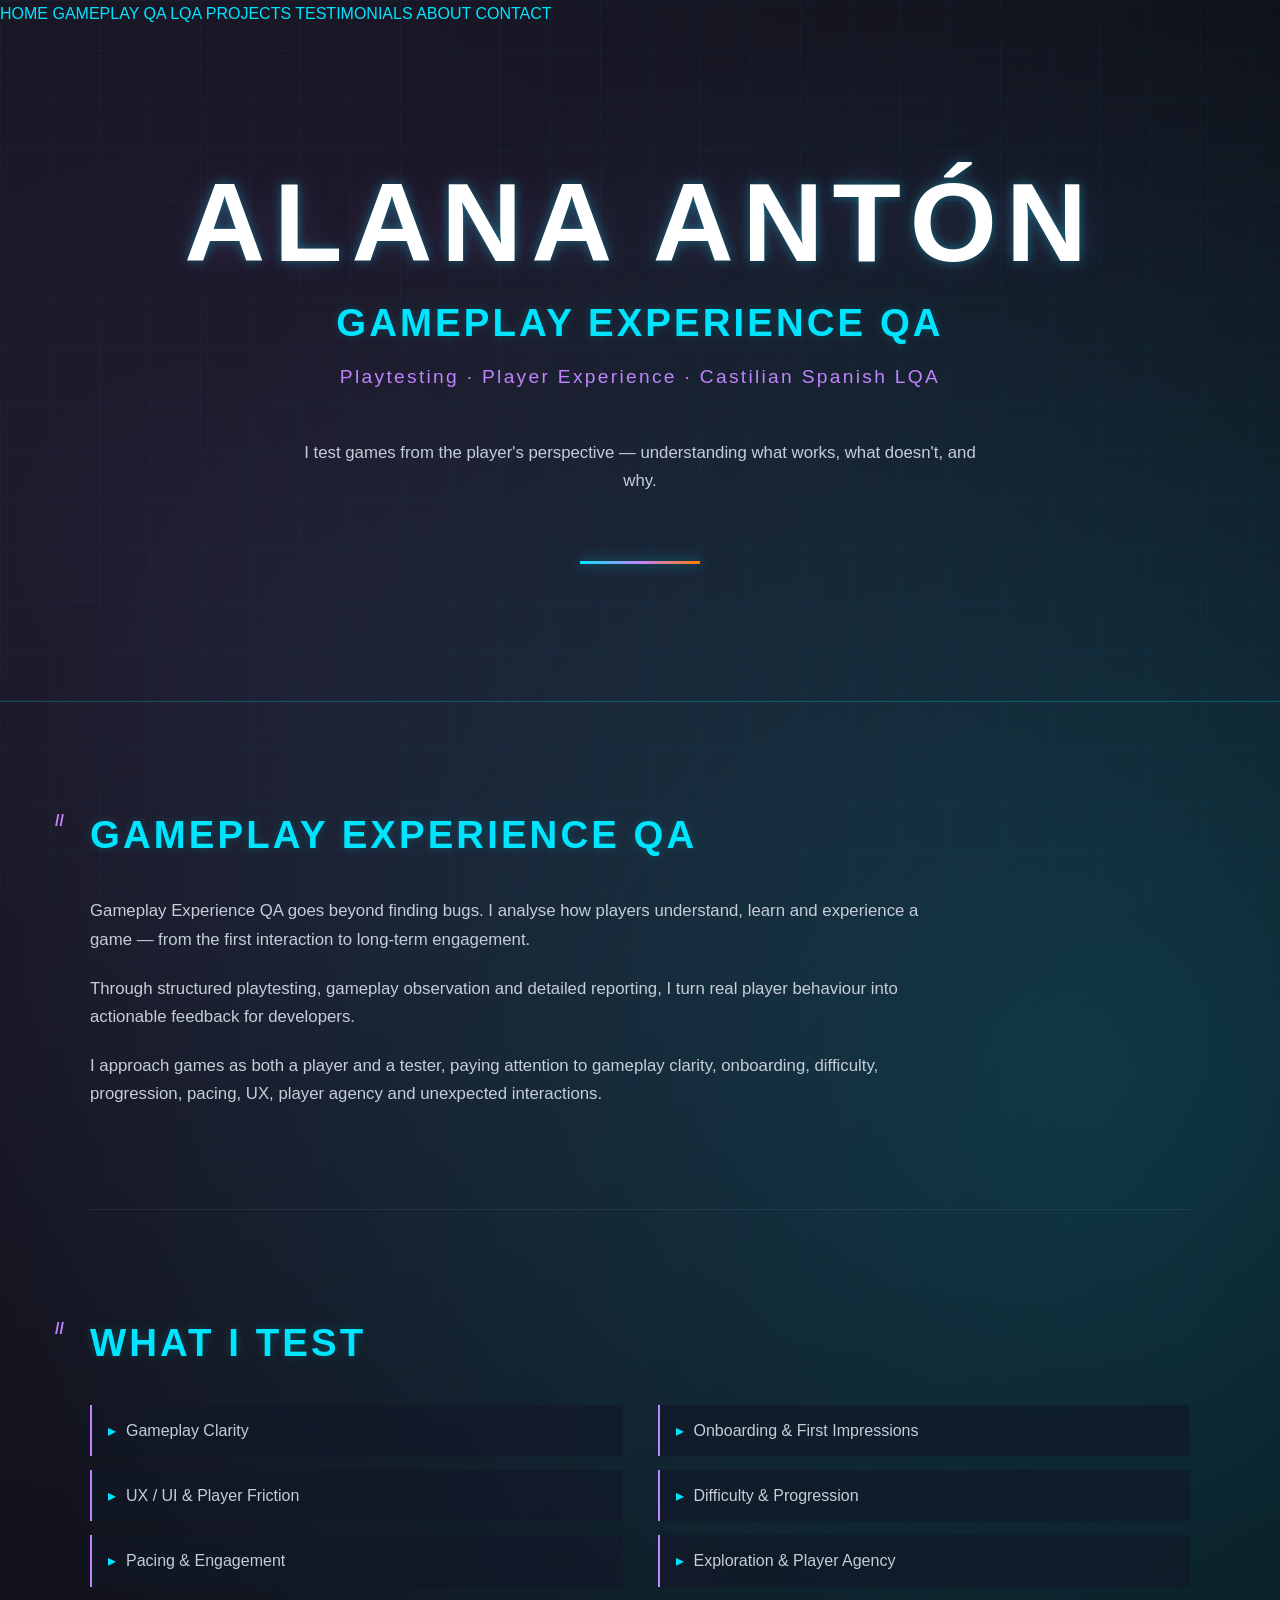
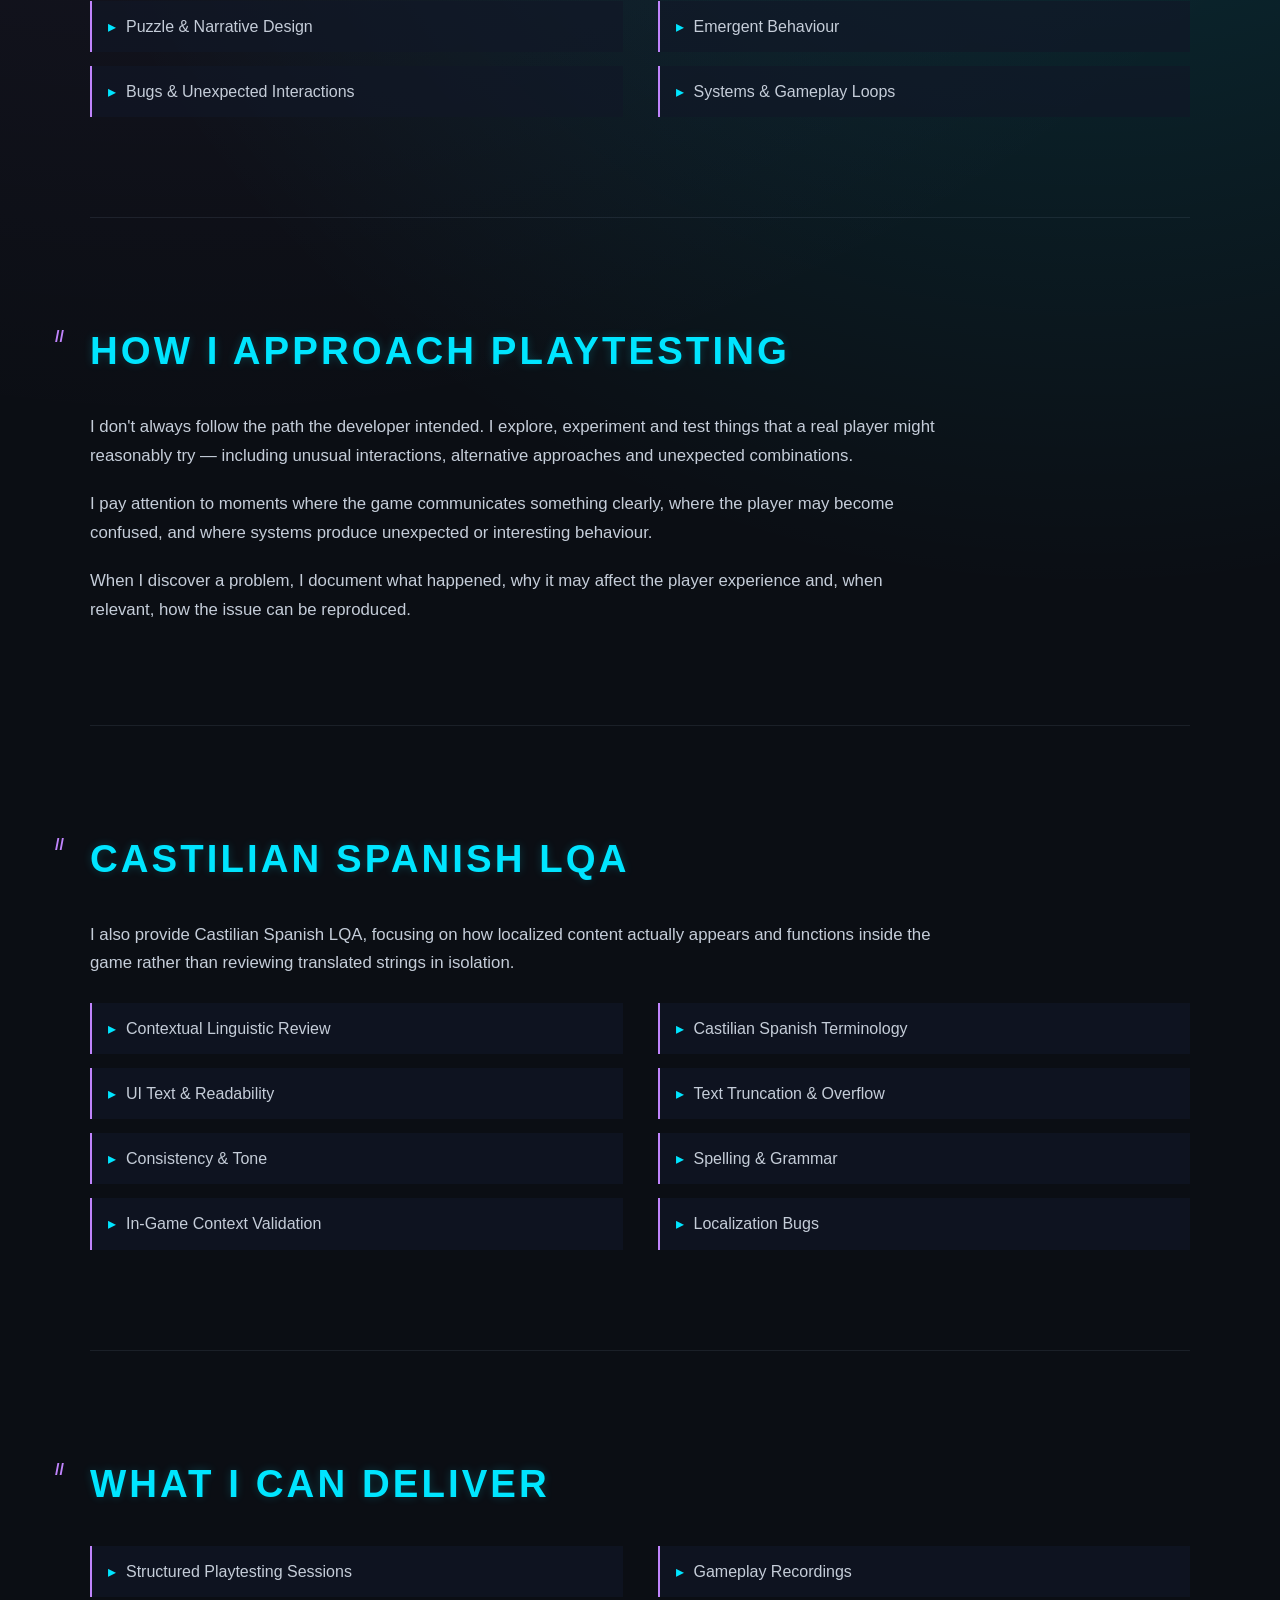
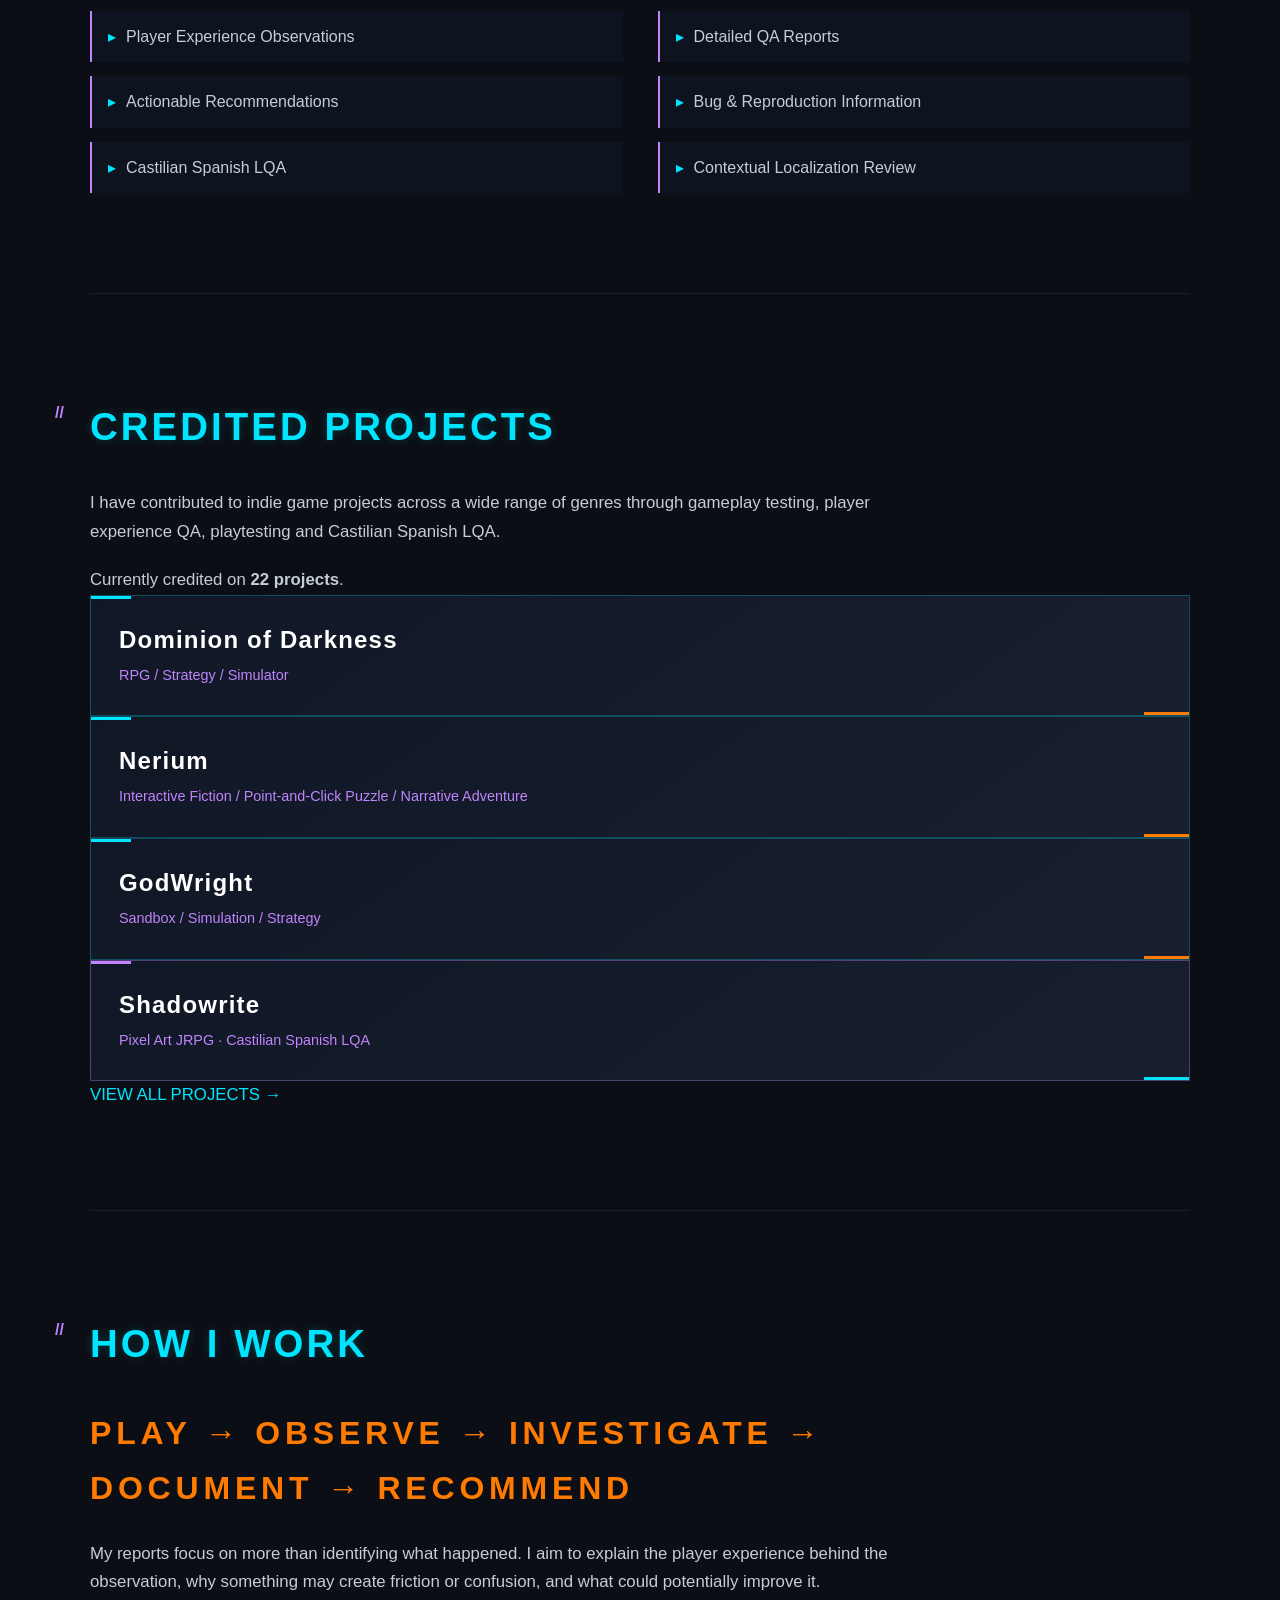
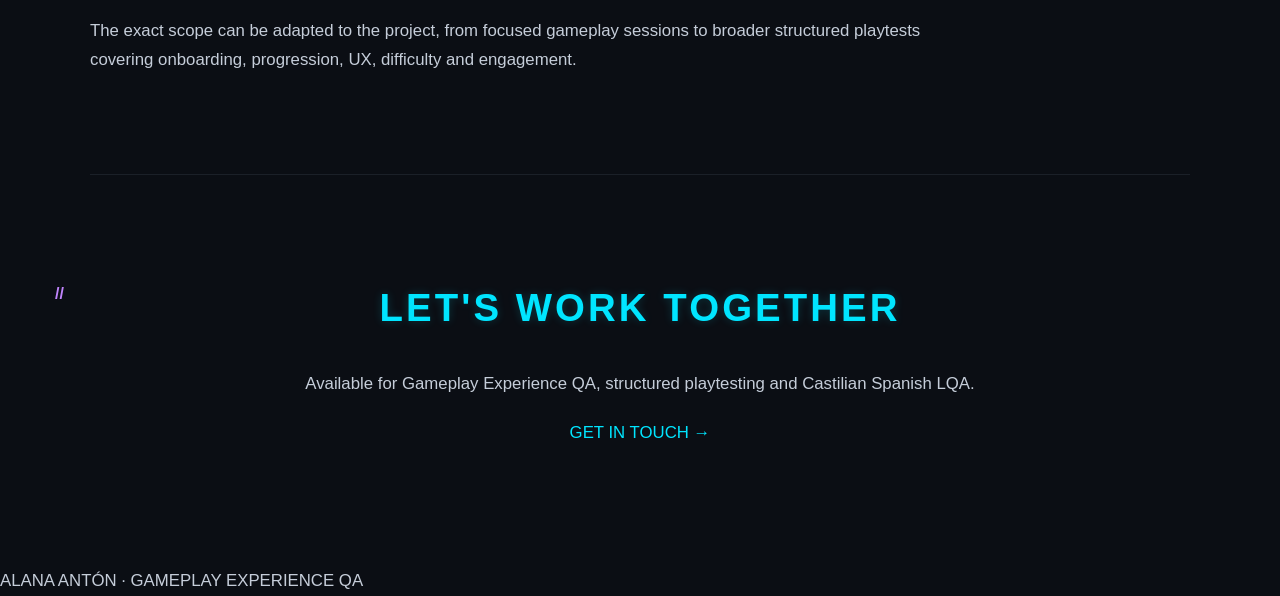
<file: index.html>
<!DOCTYPE html>
<html lang="en">
<head>
    <meta charset="UTF-8">
    <meta name="viewport" content="width=device-width, initial-scale=1.0">

    <title>Alana Antón | Gameplay Experience QA</title>

    <link rel="stylesheet" href="style.css">
</head>

<body>

<!-- =========================================================
     NAVIGATION
     ========================================================= -->

<nav class="navbar">

    <div class="nav-links">

        <a href="index.html">HOME</a>
        <a href="gameplay-qa.html">GAMEPLAY QA</a>
        <a href="lqa.html">LQA</a>
        <a href="projects.html">PROJECTS</a>
        <a href="testimonials.html">TESTIMONIALS</a>
        <a href="about.html">ABOUT</a>
        <a href="contact.html">CONTACT</a>

    </div>

</nav>


<!-- =========================================================
     HERO
     ========================================================= -->

<header class="hero">

    <h1>ALANA ANTÓN</h1>

    <h2>GAMEPLAY EXPERIENCE QA</h2>

    <p class="hero-subtitle">
        Playtesting · Player Experience · Castilian Spanish LQA
    </p>

    <p class="hero-description">
        I test games from the player's perspective —
        understanding what works, what doesn't, and why.
    </p>

</header>


<main>


<!-- =========================================================
     ABOUT / INTRO
     ========================================================= -->

<section>

    <h2>GAMEPLAY EXPERIENCE QA</h2>

    <p>
        Gameplay Experience QA goes beyond finding bugs.
        I analyse how players understand, learn and experience
        a game — from the first interaction to long-term engagement.
    </p>

    <p>
        Through structured playtesting, gameplay observation and
        detailed reporting, I turn real player behaviour into
        actionable feedback for developers.
    </p>

    <p>
        I approach games as both a player and a tester, paying
        attention to gameplay clarity, onboarding, difficulty,
        progression, pacing, UX, player agency and unexpected
        interactions.
    </p>

</section>


<!-- =========================================================
     WHAT I TEST
     ========================================================= -->

<section>

    <h2>WHAT I TEST</h2>

    <ul>

        <li>Gameplay Clarity</li>

        <li>Onboarding &amp; First Impressions</li>

        <li>UX / UI &amp; Player Friction</li>

        <li>Difficulty &amp; Progression</li>

        <li>Pacing &amp; Engagement</li>

        <li>Exploration &amp; Player Agency</li>

        <li>Puzzle &amp; Narrative Design</li>

        <li>Emergent Behaviour</li>

        <li>Bugs &amp; Unexpected Interactions</li>

        <li>Systems &amp; Gameplay Loops</li>

    </ul>

</section>


<!-- =========================================================
     HOW I APPROACH PLAYTESTING
     ========================================================= -->

<section>

    <h2>HOW I APPROACH PLAYTESTING</h2>

    <p>
        I don't always follow the path the developer intended.
        I explore, experiment and test things that a real player
        might reasonably try — including unusual interactions,
        alternative approaches and unexpected combinations.
    </p>

    <p>
        I pay attention to moments where the game communicates
        something clearly, where the player may become confused,
        and where systems produce unexpected or interesting behaviour.
    </p>

    <p>
        When I discover a problem, I document what happened,
        why it may affect the player experience and, when relevant,
        how the issue can be reproduced.
    </p>

</section>


<!-- =========================================================
     CASTILIAN SPANISH LQA
     ========================================================= -->

<section>

    <h2>CASTILIAN SPANISH LQA</h2>

    <p>
        I also provide Castilian Spanish LQA, focusing on how
        localized content actually appears and functions inside
        the game rather than reviewing translated strings in isolation.
    </p>

    <ul>

        <li>Contextual Linguistic Review</li>

        <li>Castilian Spanish Terminology</li>

        <li>UI Text &amp; Readability</li>

        <li>Text Truncation &amp; Overflow</li>

        <li>Consistency &amp; Tone</li>

        <li>Spelling &amp; Grammar</li>

        <li>In-Game Context Validation</li>

        <li>Localization Bugs</li>

    </ul>

</section>


<!-- =========================================================
     WHAT I CAN DELIVER
     ========================================================= -->

<section>

    <h2>WHAT I CAN DELIVER</h2>

    <ul>

        <li>Structured Playtesting Sessions</li>

        <li>Gameplay Recordings</li>

        <li>Player Experience Observations</li>

        <li>Detailed QA Reports</li>

        <li>Actionable Recommendations</li>

        <li>Bug &amp; Reproduction Information</li>

        <li>Castilian Spanish LQA</li>

        <li>Contextual Localization Review</li>

    </ul>

</section>


<!-- =========================================================
     CREDITED PROJECTS
     ========================================================= -->

<section>

    <h2>CREDITED PROJECTS</h2>

    <p>
        I have contributed to indie game projects across a wide
        range of genres through gameplay testing, player experience
        QA, playtesting and Castilian Spanish LQA.
    </p>

    <p>
        Currently credited on <strong>22 projects</strong>.
    </p>

    <div class="projects-preview">

        <article class="project-card">
            <h3>Dominion of Darkness</h3>
            <p>RPG / Strategy / Simulator</p>
        </article>

        <article class="project-card">
            <h3>Nerium</h3>
            <p>Interactive Fiction / Point-and-Click Puzzle / Narrative Adventure</p>
        </article>

        <article class="project-card">
            <h3>GodWright</h3>
            <p>Sandbox / Simulation / Strategy</p>
        </article>

        <article class="project-card lqa">
            <h3>Shadowrite</h3>
            <p>Pixel Art JRPG · Castilian Spanish LQA</p>
        </article>

    </div>

    <p class="section-link">
        <a href="projects.html">VIEW ALL PROJECTS →</a>
    </p>

</section>


<!-- =========================================================
     HOW I WORK
     ========================================================= -->

<section>

    <h2>HOW I WORK</h2>

    <p class="process-line">
        PLAY → OBSERVE → INVESTIGATE → DOCUMENT → RECOMMEND
    </p>

    <p>
        My reports focus on more than identifying what happened.
        I aim to explain the player experience behind the observation,
        why something may create friction or confusion, and what could
        potentially improve it.
    </p>

    <p>
        The exact scope can be adapted to the project, from focused
        gameplay sessions to broader structured playtests covering
        onboarding, progression, UX, difficulty and engagement.
    </p>

</section>


<!-- =========================================================
     CONTACT
     ========================================================= -->

<section class="contact-section">

    <h2>LET'S WORK TOGETHER</h2>

    <p>
        Available for Gameplay Experience QA, structured playtesting
        and Castilian Spanish LQA.
    </p>

    <p>
        <a href="contact.html">GET IN TOUCH →</a>
    </p>

</section>


</main>


<!-- =========================================================
     FOOTER
     ========================================================= -->

<footer>

    <p>
        ALANA ANTÓN · GAMEPLAY EXPERIENCE QA
    </p>

</footer>


</body>
</html>
</file>
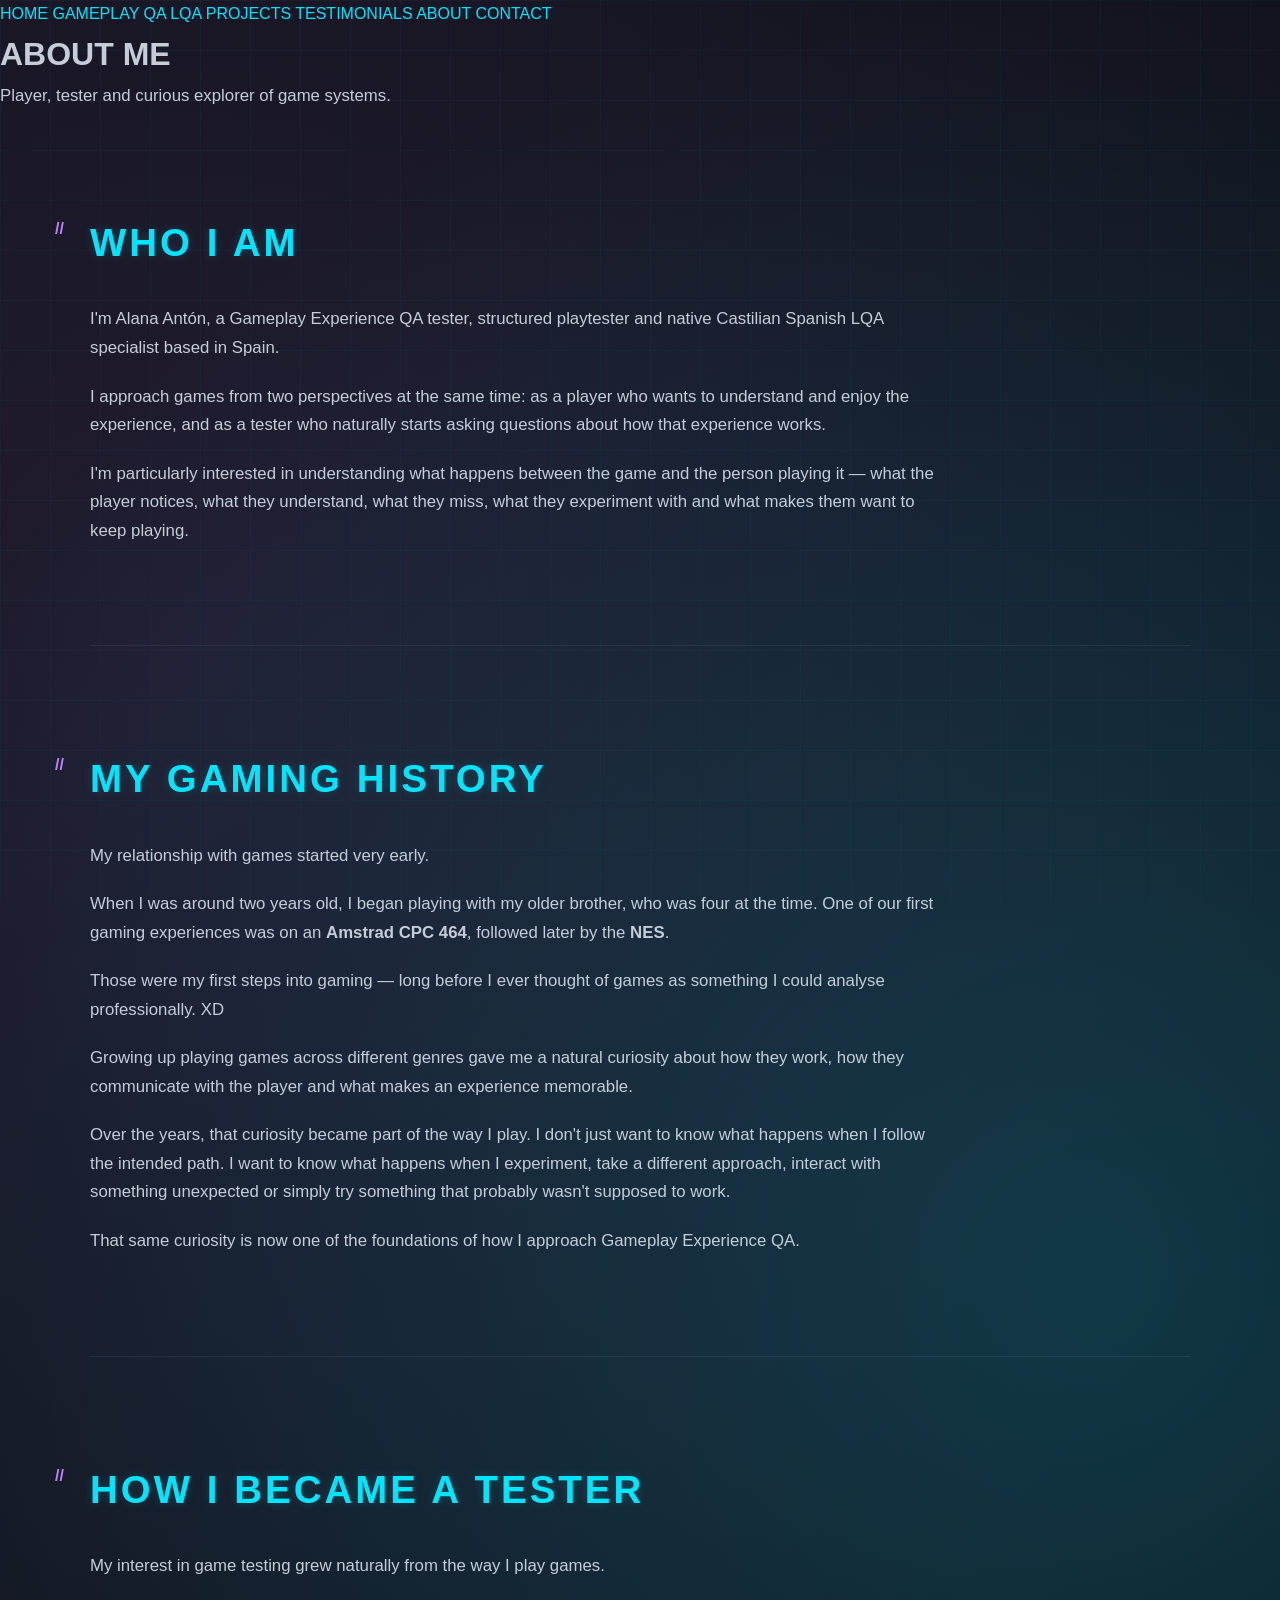
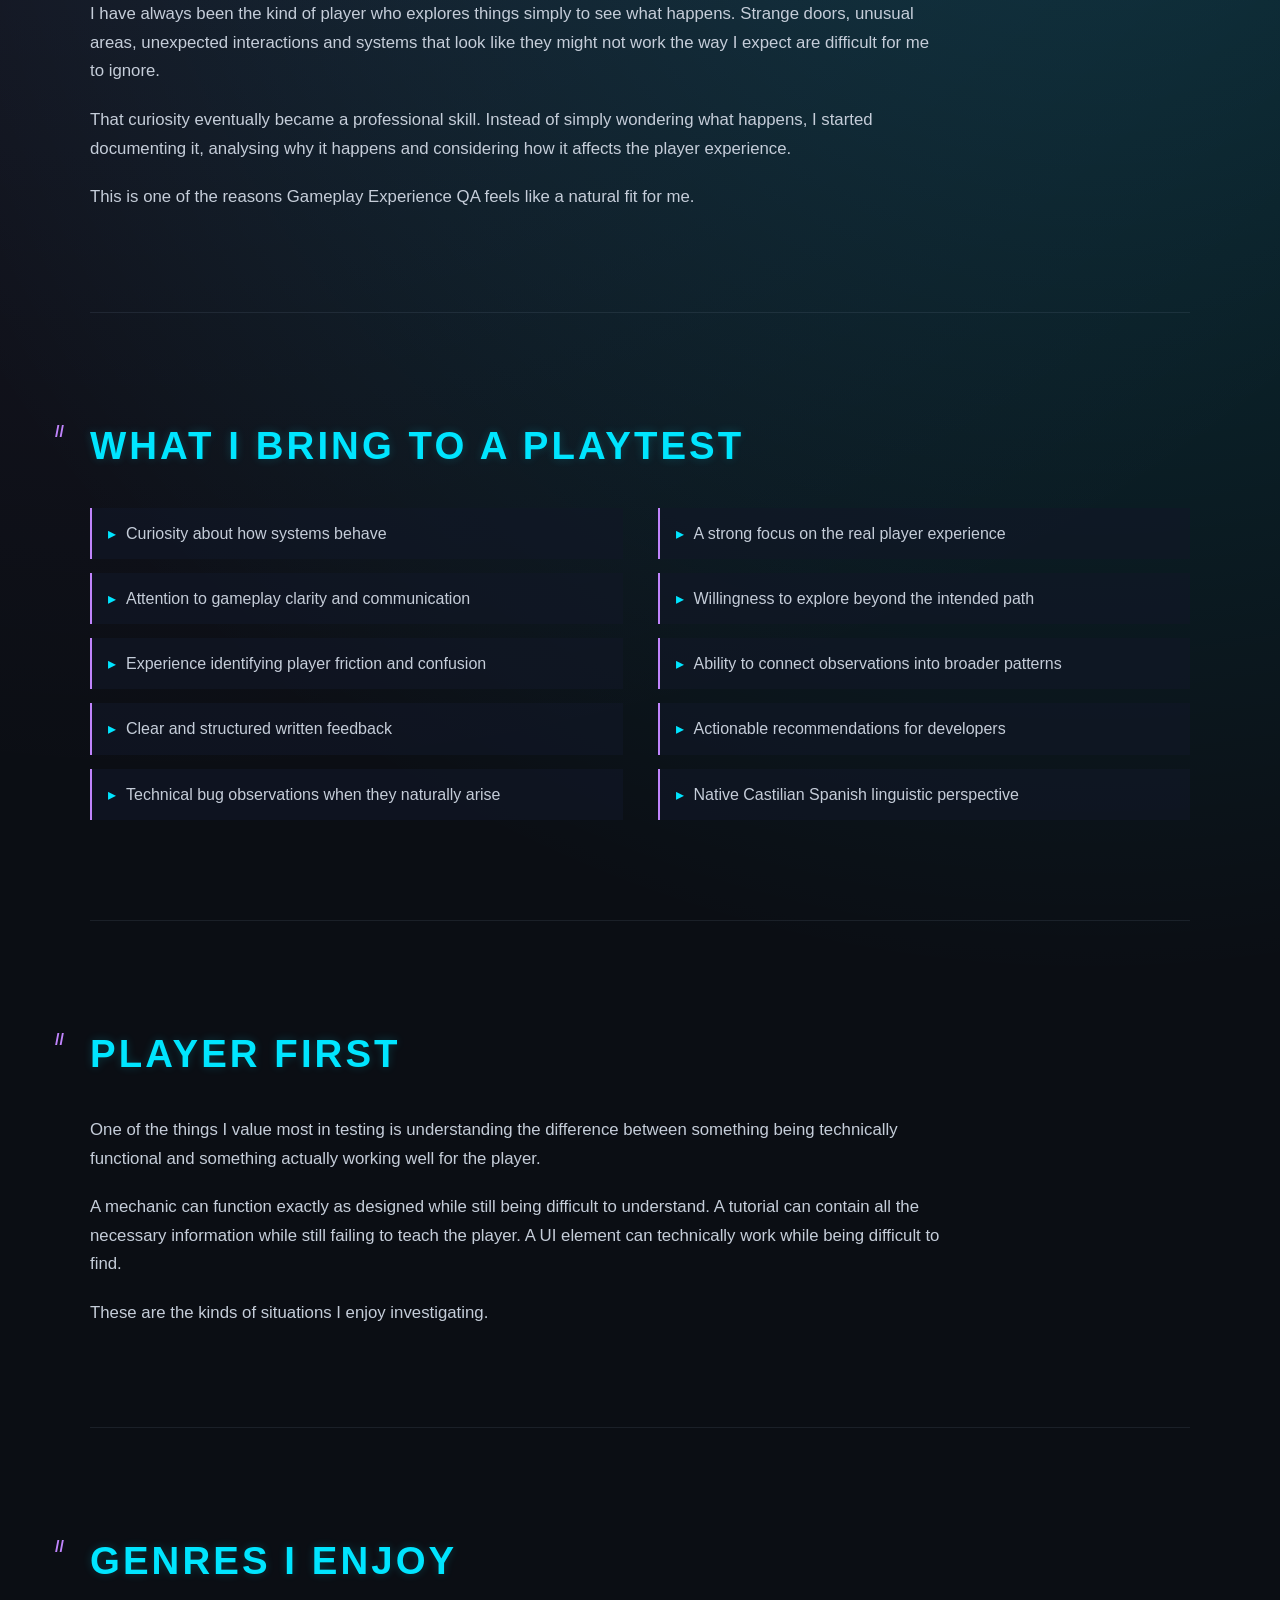
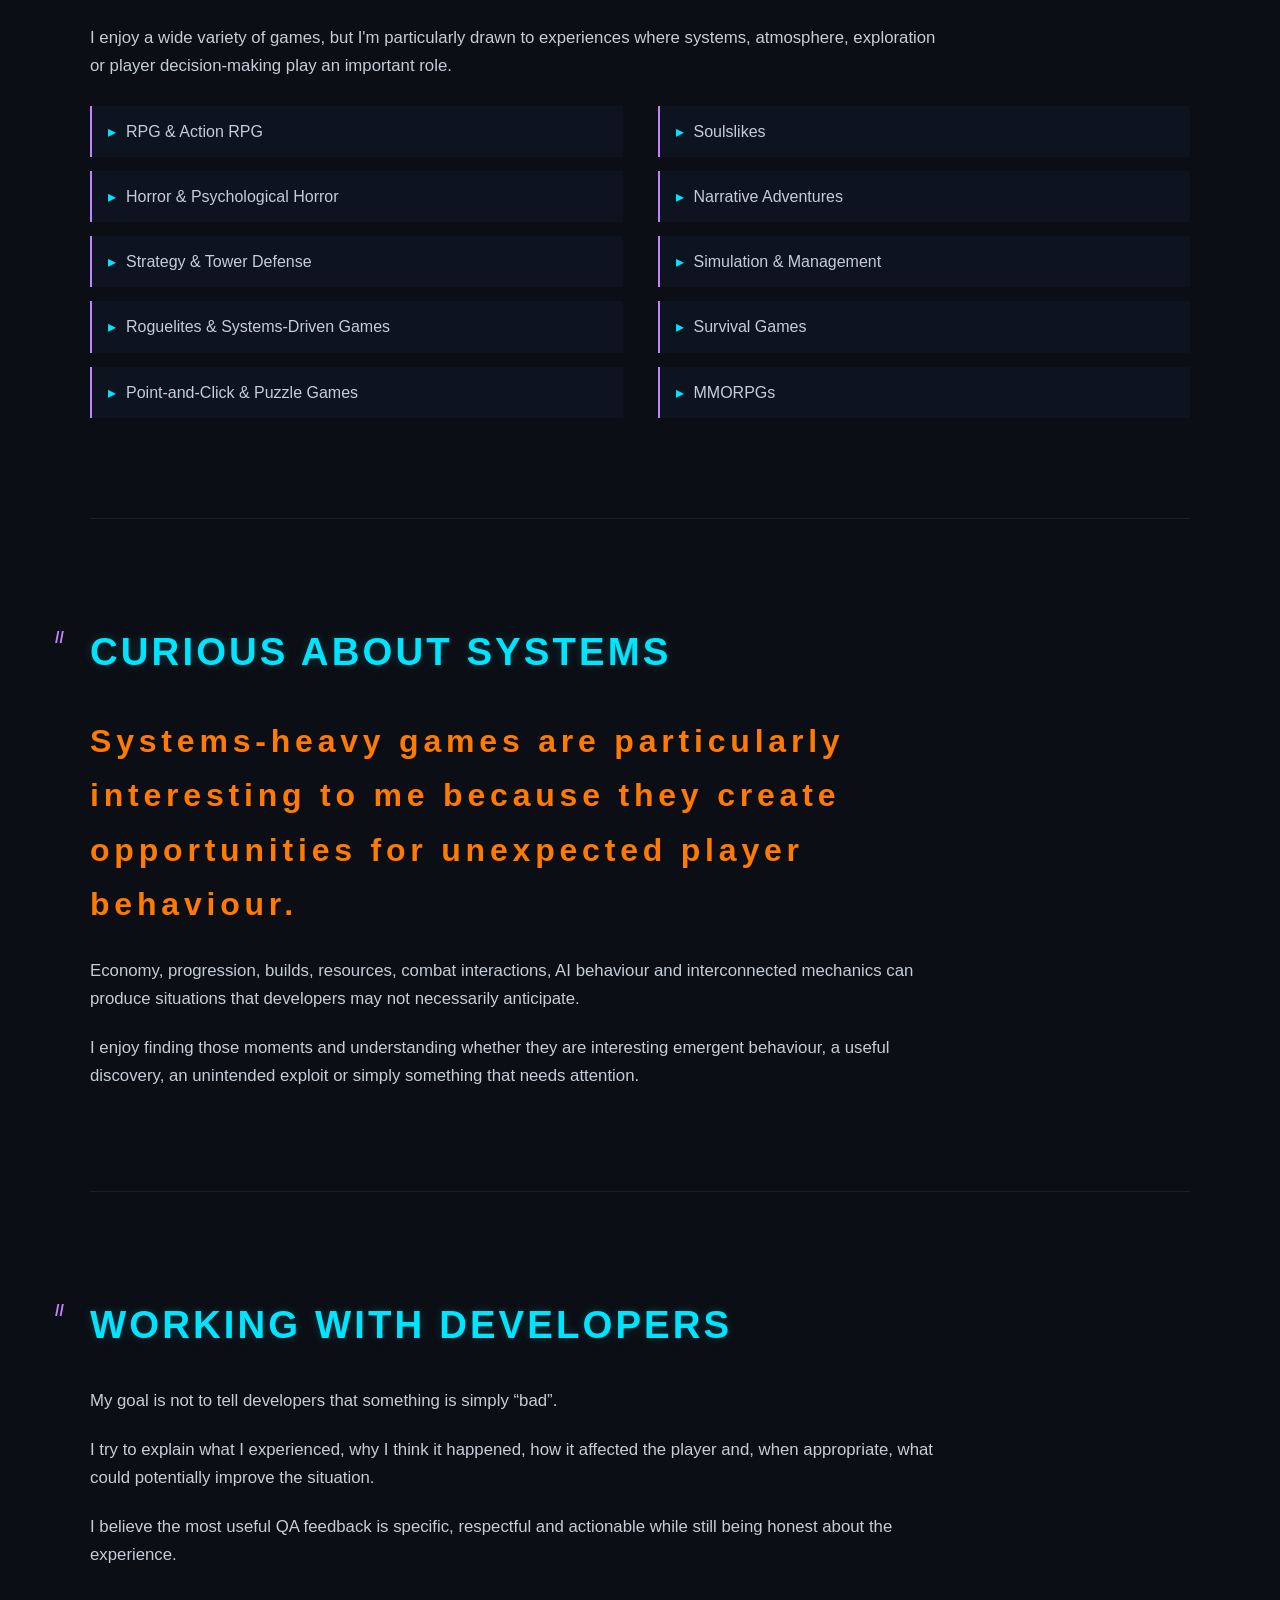
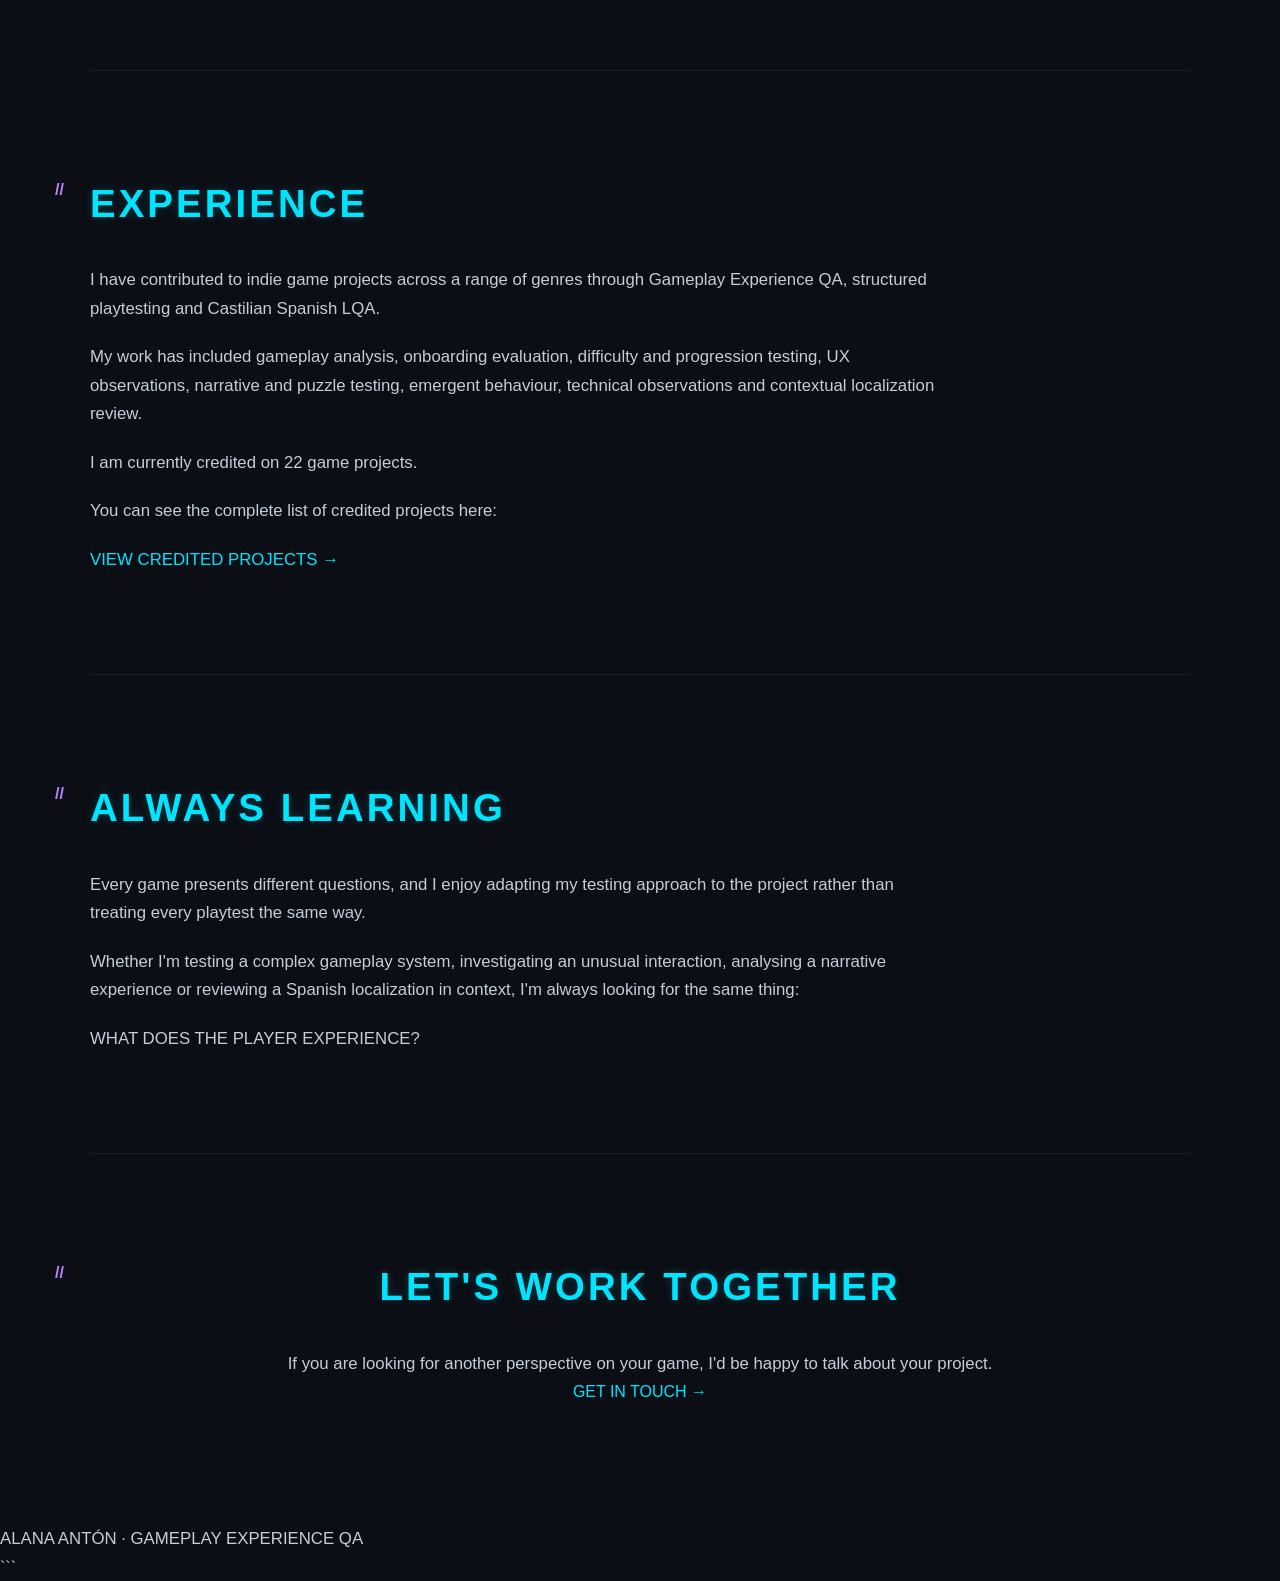
<file: about.html>
<!DOCTYPE html>
<html lang="en">

<head>
    <meta charset="UTF-8">
    <meta name="viewport" content="width=device-width, initial-scale=1.0">

    <title>About | Alana Antón</title>

    <link rel="stylesheet" href="style.css">

</head>

<body>


<nav class="navbar">

    <div class="nav-links">

        <a href="index.html">HOME</a>
        <a href="gameplay-qa.html">GAMEPLAY QA</a>
        <a href="lqa.html">LQA</a>
        <a href="projects.html">PROJECTS</a>
        <a href="testimonials.html">TESTIMONIALS</a>
        <a href="about.html">ABOUT</a>
        <a href="contact.html">CONTACT</a>

    </div>

</nav>


<header class="page-header">

    <h1>ABOUT ME</h1>

    <p>
        Player, tester and curious explorer of game systems.
    </p>

</header>


<main>


<section>

    <h2>WHO I AM</h2>

    <p>
        I'm Alana Antón, a Gameplay Experience QA tester,
        structured playtester and native Castilian Spanish LQA
        specialist based in Spain.
    </p>

    <p>
        I approach games from two perspectives at the same time:
        as a player who wants to understand and enjoy the experience,
        and as a tester who naturally starts asking questions about
        how that experience works.
    </p>

    <p>
        I'm particularly interested in understanding what happens
        between the game and the person playing it — what the player
        notices, what they understand, what they miss, what they
        experiment with and what makes them want to keep playing.
    </p>

</section>


<section>

    <h2>MY GAMING HISTORY</h2>

    <p>
        My relationship with games started very early.
    </p>

    <p>
        When I was around two years old, I began playing with my
        older brother, who was four at the time. One of our first
        gaming experiences was on an <strong>Amstrad CPC 464</strong>,
        followed later by the <strong>NES</strong>.
    </p>

    <p>
        Those were my first steps into gaming — long before I ever
        thought of games as something I could analyse professionally. XD
    </p>

    <p>
        Growing up playing games across different genres gave me
        a natural curiosity about how they work, how they communicate
        with the player and what makes an experience memorable.
    </p>

    <p>
        Over the years, that curiosity became part of the way I play.
        I don't just want to know what happens when I follow the
        intended path. I want to know what happens when I experiment,
        take a different approach, interact with something unexpected
        or simply try something that probably wasn't supposed to work.
    </p>

    <p>
        That same curiosity is now one of the foundations of how I
        approach Gameplay Experience QA.
    </p>

</section>


<section>

    <h2>HOW I BECAME A TESTER</h2>

    <p>
        My interest in game testing grew naturally from the way I
        play games.
    </p>

    <p>
        I have always been the kind of player who explores things
        simply to see what happens. Strange doors, unusual areas,
        unexpected interactions and systems that look like they
        might not work the way I expect are difficult for me to ignore.
    </p>

    <p>
        That curiosity eventually became a professional skill.
        Instead of simply wondering what happens, I started documenting
        it, analysing why it happens and considering how it affects
        the player experience.
    </p>

    <p>
        This is one of the reasons Gameplay Experience QA feels like
        a natural fit for me.
    </p>

</section>


<section>

    <h2>WHAT I BRING TO A PLAYTEST</h2>

    <ul>

        <li>Curiosity about how systems behave</li>

        <li>A strong focus on the real player experience</li>

        <li>Attention to gameplay clarity and communication</li>

        <li>Willingness to explore beyond the intended path</li>

        <li>Experience identifying player friction and confusion</li>

        <li>Ability to connect observations into broader patterns</li>

        <li>Clear and structured written feedback</li>

        <li>Actionable recommendations for developers</li>

        <li>Technical bug observations when they naturally arise</li>

        <li>Native Castilian Spanish linguistic perspective</li>

    </ul>

</section>


<section>

    <h2>PLAYER FIRST</h2>

    <p>
        One of the things I value most in testing is understanding
        the difference between something being technically functional
        and something actually working well for the player.
    </p>

    <p>
        A mechanic can function exactly as designed while still being
        difficult to understand. A tutorial can contain all the
        necessary information while still failing to teach the player.
        A UI element can technically work while being difficult to find.
    </p>

    <p>
        These are the kinds of situations I enjoy investigating.
    </p>

</section>


<section>

    <h2>GENRES I ENJOY</h2>

    <p>
        I enjoy a wide variety of games, but I'm particularly drawn
        to experiences where systems, atmosphere, exploration or
        player decision-making play an important role.
    </p>

    <ul>

        <li>RPG &amp; Action RPG</li>

        <li>Soulslikes</li>

        <li>Horror &amp; Psychological Horror</li>

        <li>Narrative Adventures</li>

        <li>Strategy &amp; Tower Defense</li>

        <li>Simulation &amp; Management</li>

        <li>Roguelites &amp; Systems-Driven Games</li>

        <li>Survival Games</li>

        <li>Point-and-Click &amp; Puzzle Games</li>

        <li>MMORPGs</li>

    </ul>

</section>


<section>

    <h2>CURIOUS ABOUT SYSTEMS</h2>

    <p>
        Systems-heavy games are particularly interesting to me
        because they create opportunities for unexpected player
        behaviour.
    </p>

    <p>
        Economy, progression, builds, resources, combat interactions,
        AI behaviour and interconnected mechanics can produce situations
        that developers may not necessarily anticipate.
    </p>

    <p>
        I enjoy finding those moments and understanding whether they
        are interesting emergent behaviour, a useful discovery, an
        unintended exploit or simply something that needs attention.
    </p>

</section>


<section>

    <h2>WORKING WITH DEVELOPERS</h2>

    <p>
        My goal is not to tell developers that something is simply
        “bad”.
    </p>

    <p>
        I try to explain what I experienced, why I think it happened,
        how it affected the player and, when appropriate, what could
        potentially improve the situation.
    </p>

    <p>
        I believe the most useful QA feedback is specific, respectful
        and actionable while still being honest about the experience.
    </p>

</section>


<section>

    <h2>EXPERIENCE</h2>

    <p>
        I have contributed to indie game projects across a range of
        genres through Gameplay Experience QA, structured playtesting
        and Castilian Spanish LQA.
    </p>

    <p>
        My work has included gameplay analysis, onboarding evaluation,
        difficulty and progression testing, UX observations, narrative
        and puzzle testing, emergent behaviour, technical observations
        and contextual localization review.
    </p>

    <p>
        I am currently credited on 22 game projects.
    </p>

    <p>
        You can see the complete list of credited projects here:
    </p>

    <p>
        <a href="projects.html">VIEW CREDITED PROJECTS →</a>
    </p>

</section>


<section>

    <h2>ALWAYS LEARNING</h2>

    <p>
        Every game presents different questions, and I enjoy adapting
        my testing approach to the project rather than treating every
        playtest the same way.
    </p>

    <p>
        Whether I'm testing a complex gameplay system, investigating
        an unusual interaction, analysing a narrative experience or
        reviewing a Spanish localization in context, I'm always
        looking for the same thing:
    </p>

    <p class="process-line">
        WHAT DOES THE PLAYER EXPERIENCE?
    </p>

</section>


<section class="cta-section">

    <h2>LET'S WORK TOGETHER</h2>

    <p>
        If you are looking for another perspective on your game,
        I'd be happy to talk about your project.
    </p>

    <a href="contact.html" class="cta-button">
        GET IN TOUCH →
    </a>

</section>


</main>


<footer>

    <p>
        ALANA ANTÓN · GAMEPLAY EXPERIENCE QA
    </p>

</footer>


</body>
</html>
```
</file>
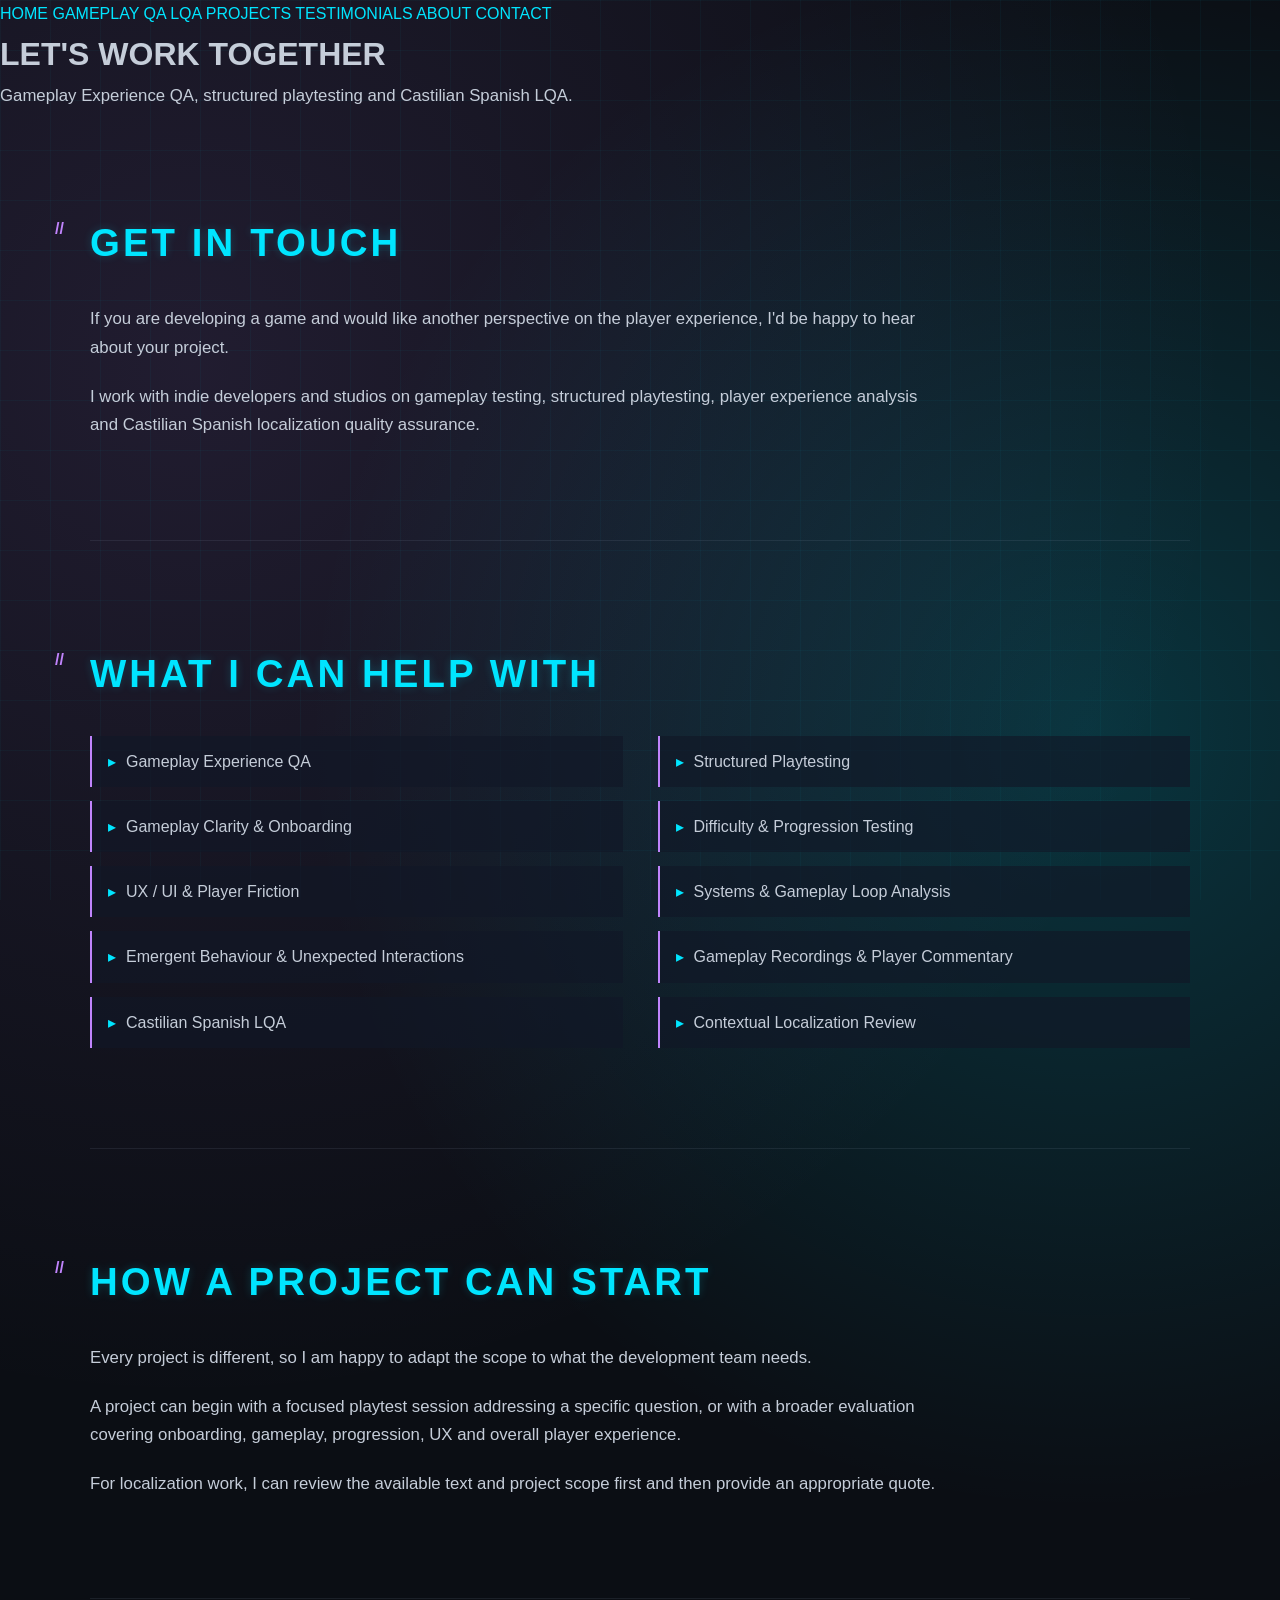
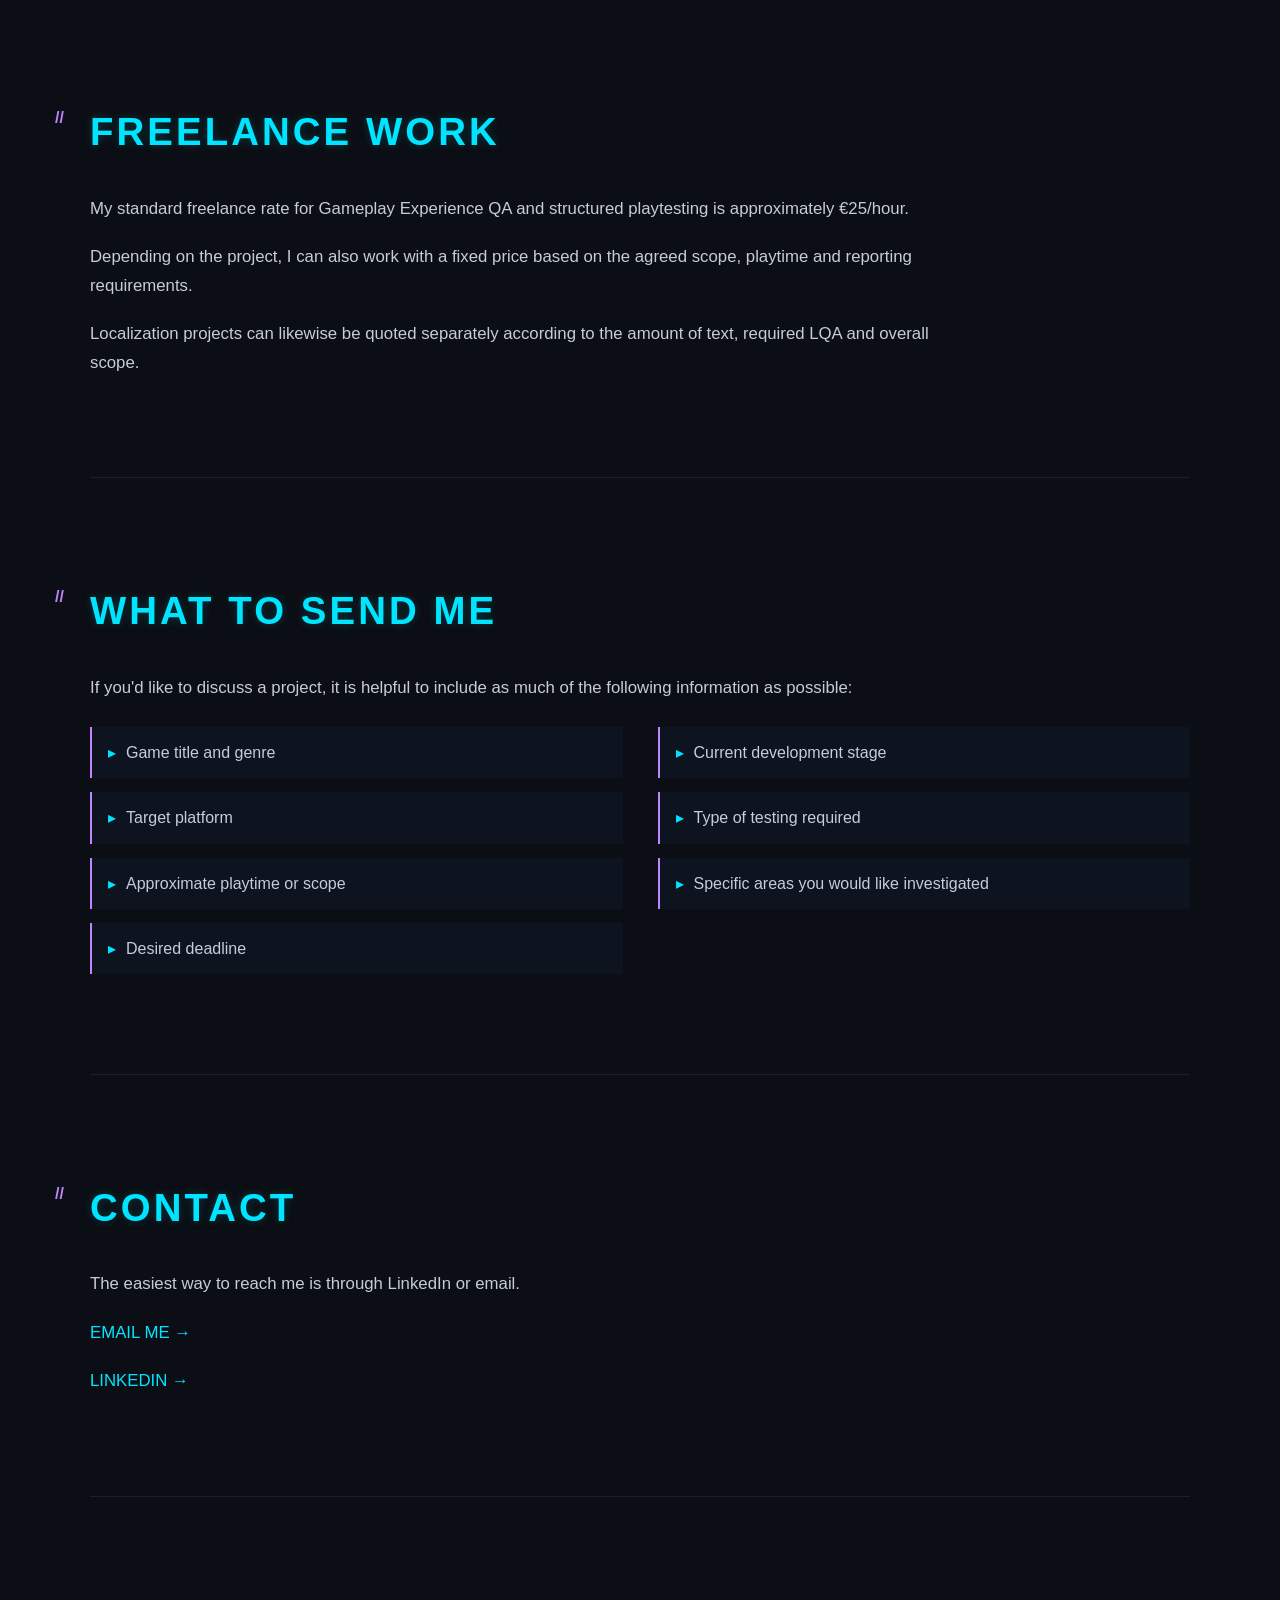
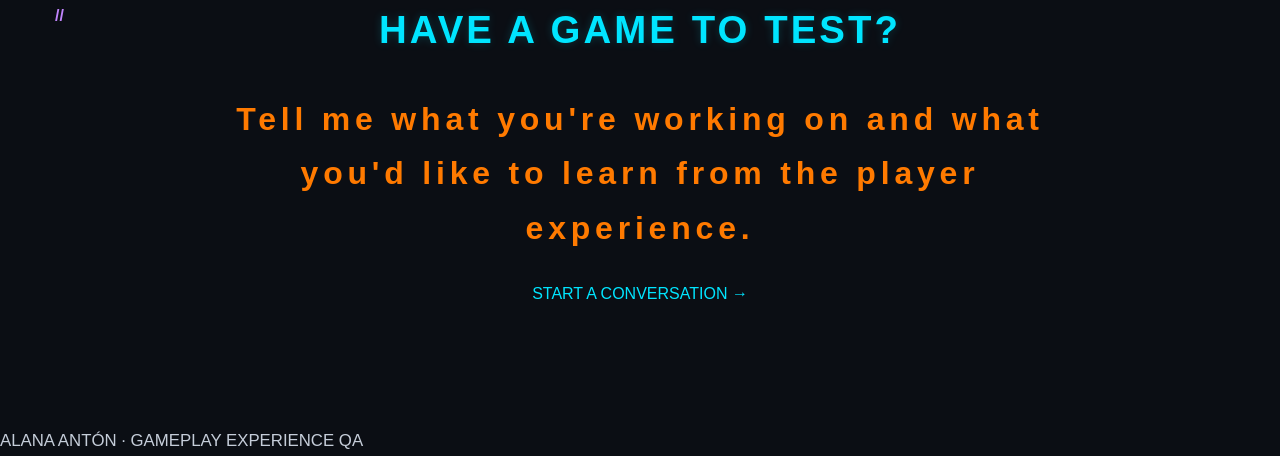
<file: contact.html>
<!DOCTYPE html>
<html lang="en">

<head>
    <meta charset="UTF-8">
    <meta name="viewport" content="width=device-width, initial-scale=1.0">

    <title>Contact | Alana Antón</title>

    <link rel="stylesheet" href="style.css">
</head>

<body>

<nav class="navbar">

<div class="nav-links">

    <a href="index.html">HOME</a>
    <a href="gameplay-qa.html">GAMEPLAY QA</a>
    <a href="lqa.html">LQA</a>
    <a href="projects.html">PROJECTS</a>
    <a href="testimonials.html">TESTIMONIALS</a>
    <a href="about.html">ABOUT</a>
    <a href="contact.html">CONTACT</a>

</div>

</nav>

<header class="page-header">

    <h1>LET'S WORK TOGETHER</h1>

    <p>
        Gameplay Experience QA, structured playtesting and Castilian Spanish LQA.
    </p>

</header>


<main>


<section>

    <h2>GET IN TOUCH</h2>

    <p>
        If you are developing a game and would like another perspective
        on the player experience, I'd be happy to hear about your project.
    </p>

    <p>
        I work with indie developers and studios on gameplay testing,
        structured playtesting, player experience analysis and Castilian
        Spanish localization quality assurance.
    </p>

</section>


<section>

    <h2>WHAT I CAN HELP WITH</h2>

    <ul>

        <li>Gameplay Experience QA</li>

        <li>Structured Playtesting</li>

        <li>Gameplay Clarity &amp; Onboarding</li>

        <li>Difficulty &amp; Progression Testing</li>

        <li>UX / UI &amp; Player Friction</li>

        <li>Systems &amp; Gameplay Loop Analysis</li>

        <li>Emergent Behaviour &amp; Unexpected Interactions</li>

        <li>Gameplay Recordings &amp; Player Commentary</li>

        <li>Castilian Spanish LQA</li>

        <li>Contextual Localization Review</li>

    </ul>

</section>


<section>

    <h2>HOW A PROJECT CAN START</h2>

    <p>
        Every project is different, so I am happy to adapt the scope
        to what the development team needs.
    </p>

    <p>
        A project can begin with a focused playtest session addressing
        a specific question, or with a broader evaluation covering
        onboarding, gameplay, progression, UX and overall player experience.
    </p>

    <p>
        For localization work, I can review the available text and
        project scope first and then provide an appropriate quote.
    </p>

</section>


<section>

    <h2>FREELANCE WORK</h2>

    <p>
        My standard freelance rate for Gameplay Experience QA and
        structured playtesting is approximately €25/hour.
    </p>

    <p>
        Depending on the project, I can also work with a fixed price
        based on the agreed scope, playtime and reporting requirements.
    </p>

    <p>
        Localization projects can likewise be quoted separately
        according to the amount of text, required LQA and overall scope.
    </p>

</section>


<section>

    <h2>WHAT TO SEND ME</h2>

    <p>
        If you'd like to discuss a project, it is helpful to include
        as much of the following information as possible:
    </p>

    <ul>

        <li>Game title and genre</li>

        <li>Current development stage</li>

        <li>Target platform</li>

        <li>Type of testing required</li>

        <li>Approximate playtime or scope</li>

        <li>Specific areas you would like investigated</li>

        <li>Desired deadline</li>

    </ul>

</section>


<section>

    <h2>CONTACT</h2>

    <p>
        The easiest way to reach me is through LinkedIn or email.
    </p>

    <p>
        <a href="mailto:alana.a.ikari@gmail.com">
            EMAIL ME →
        </a>
    </p>

    <p>
        <a href="https://www.linkedin.com/in/alana-anton-qa/" target="_blank">
            LINKEDIN →
        </a>
    </p>

</section>


<section class="cta-section">

    <h2>HAVE A GAME TO TEST?</h2>

    <p>
        Tell me what you're working on and what you'd like to learn
        from the player experience.
    </p>

    <a href="mailto:alana.a.ikari@gmail.com" class="cta-button">
        START A CONVERSATION →
    </a>

</section>


</main>


<footer>

    <p>
        ALANA ANTÓN · GAMEPLAY EXPERIENCE QA
    </p>

</footer>


</body>
</html>
</file>
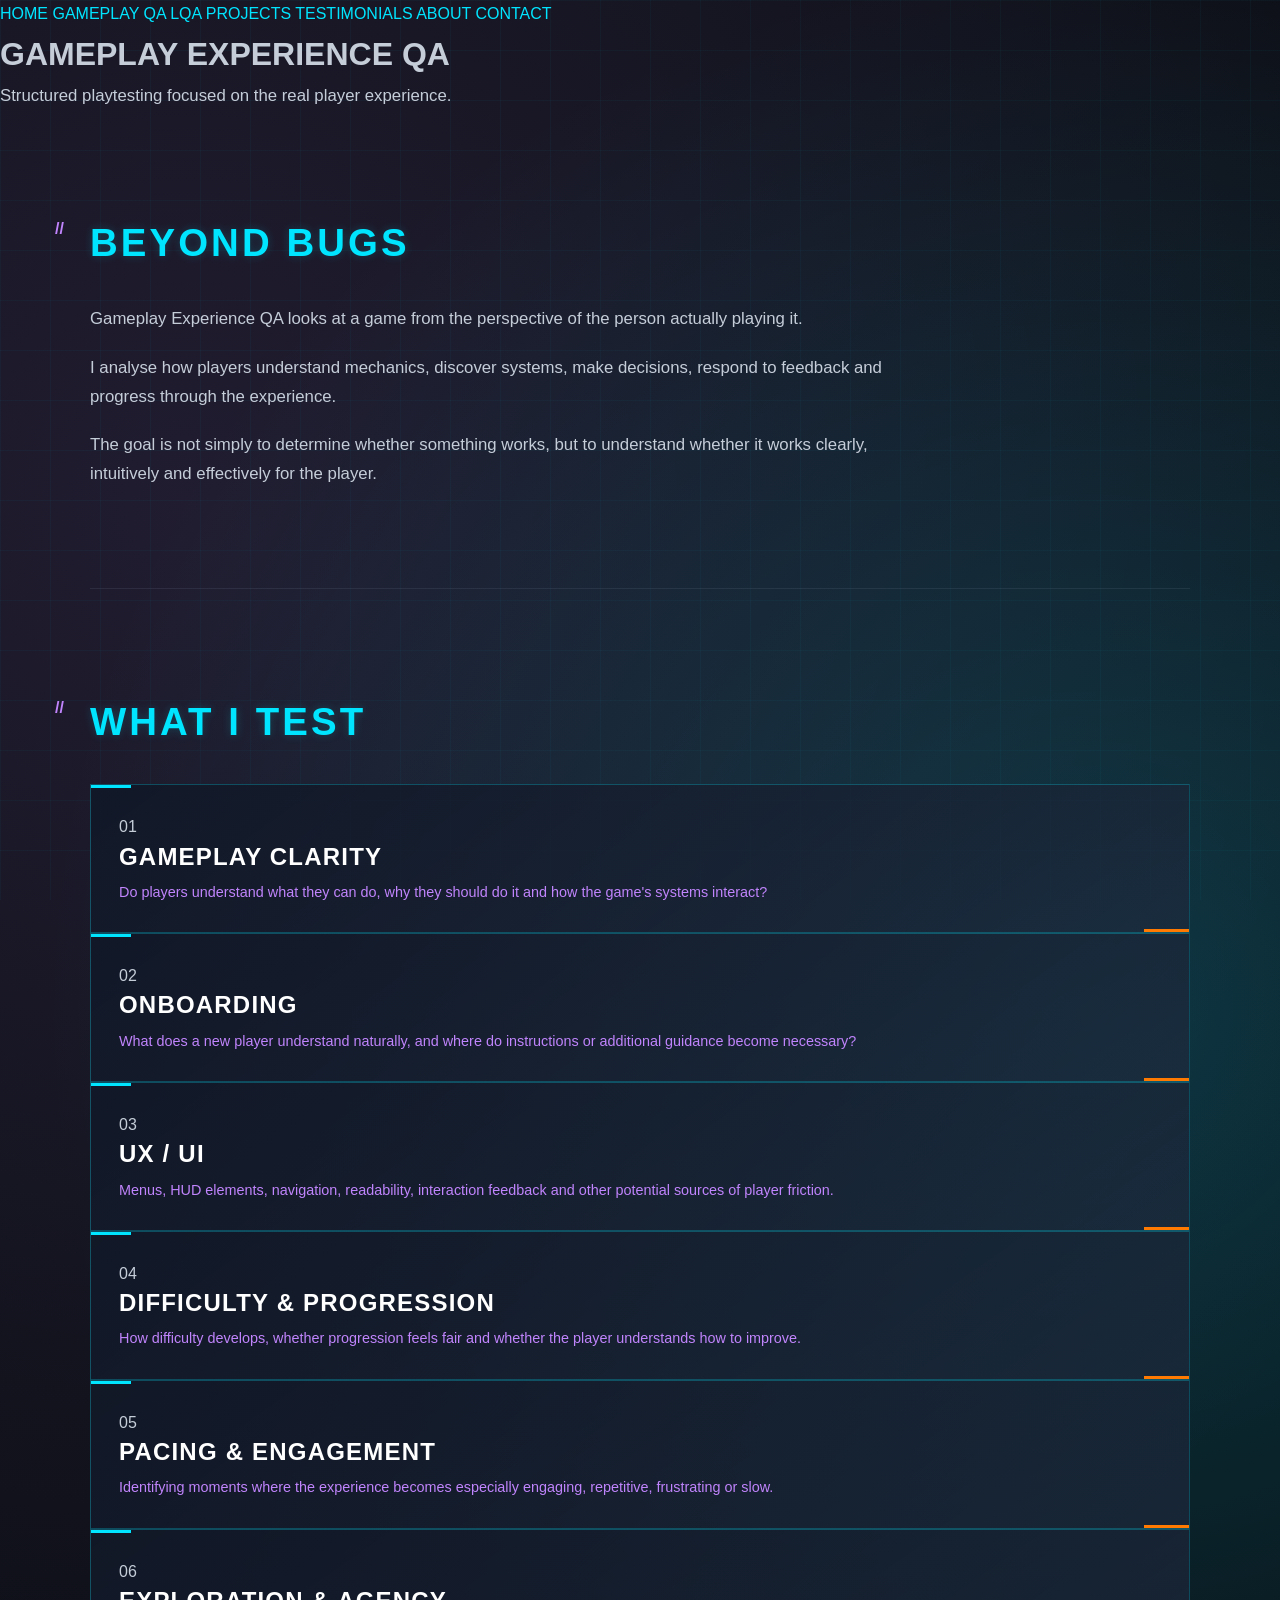
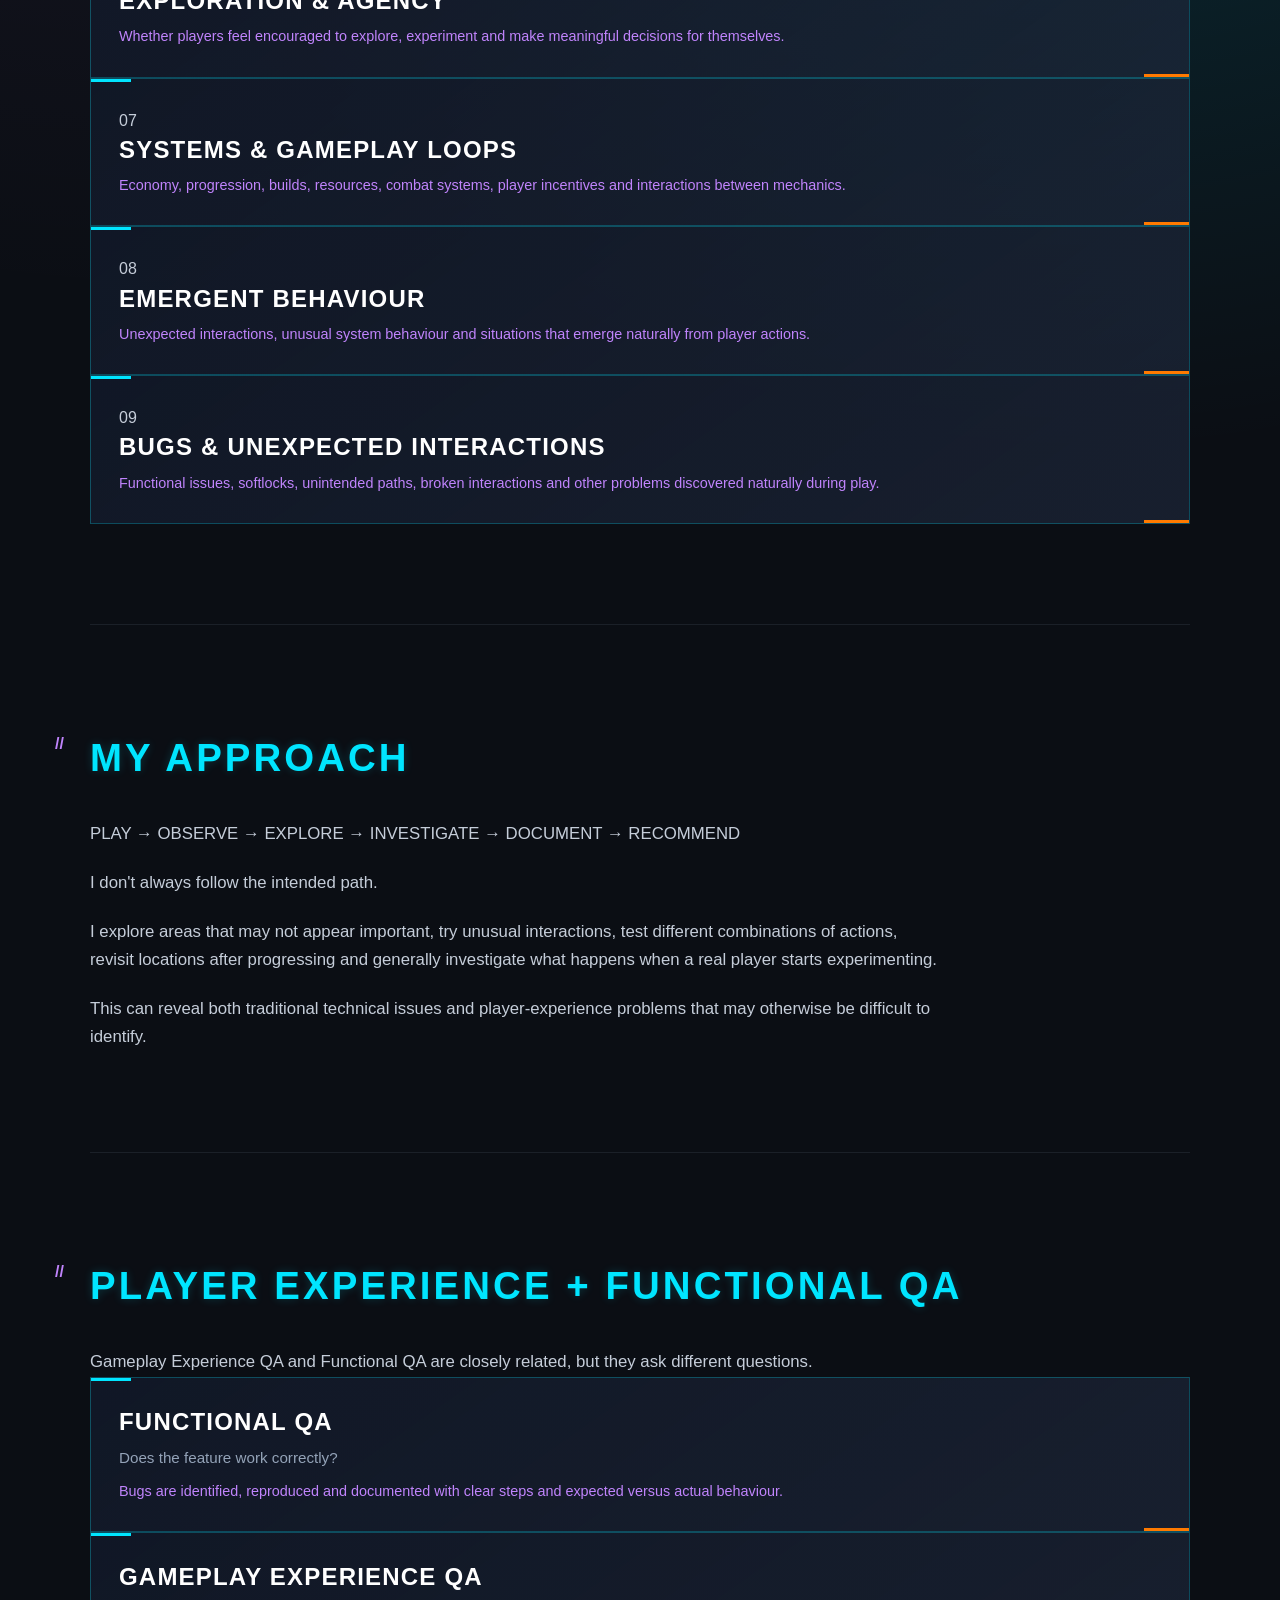
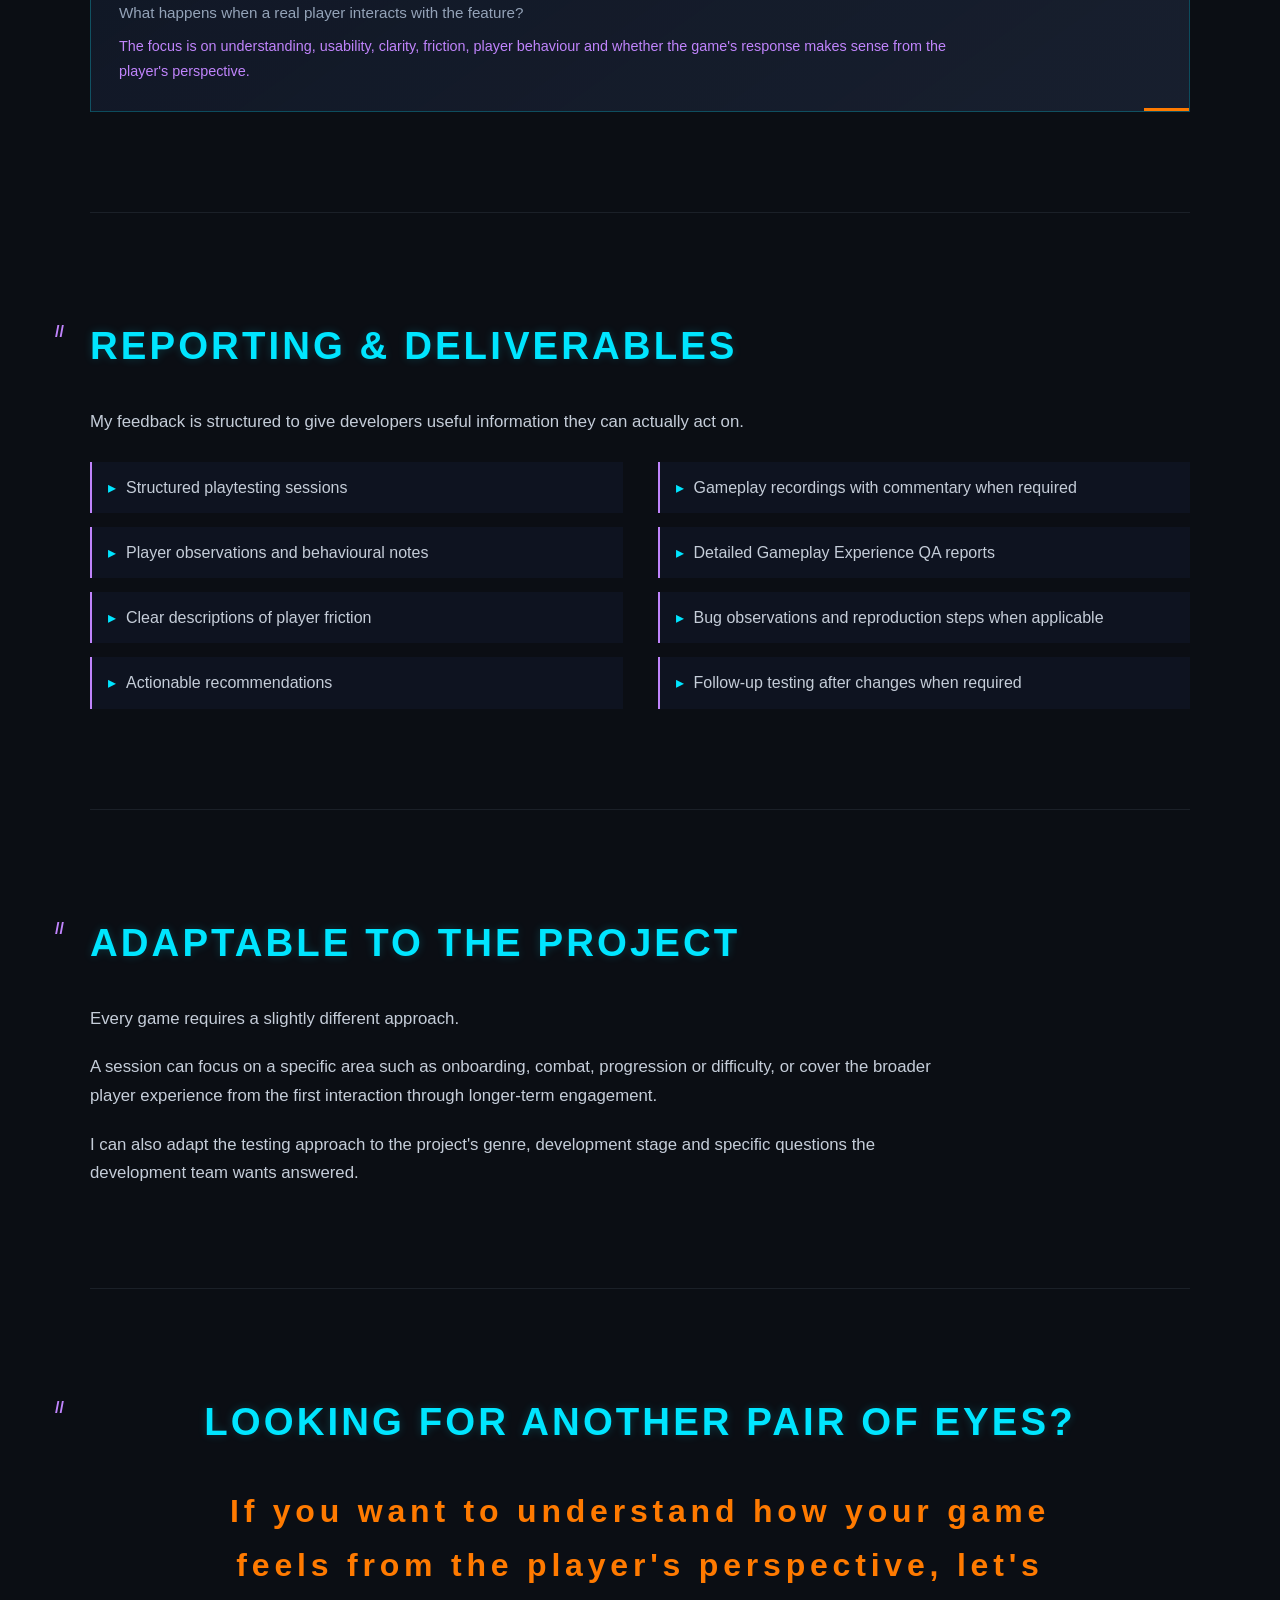
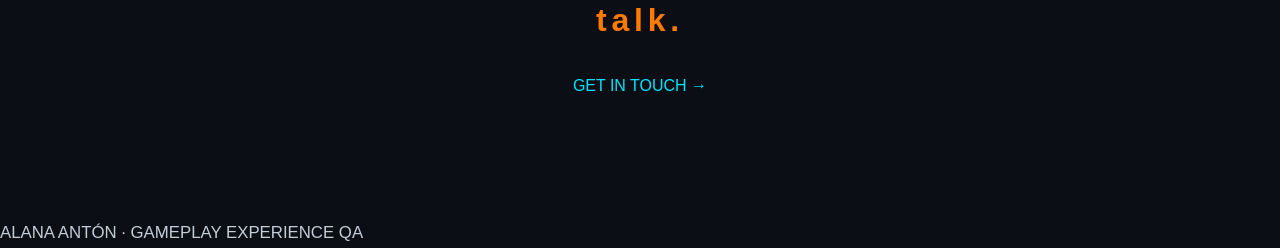
<file: gameplay-qa.html>
<!DOCTYPE html>
<html lang="en">

<head>
    <meta charset="UTF-8">
    <meta name="viewport" content="width=device-width, initial-scale=1.0">

    <title>Gameplay Experience QA | Alana Antón</title>

    <link rel="stylesheet" href="style.css">
</head>

<body>


<!-- =========================================================
     NAVIGATION
     ========================================================= -->

<nav class="navbar">

<div class="nav-links">

    <a href="index.html">HOME</a>
    <a href="gameplay-qa.html">GAMEPLAY QA</a>
    <a href="lqa.html">LQA</a>
    <a href="projects.html">PROJECTS</a>
    <a href="testimonials.html">TESTIMONIALS</a>
    <a href="about.html">ABOUT</a>
    <a href="contact.html">CONTACT</a>

</div>

</nav>

<!-- =========================================================
     PAGE HEADER
     ========================================================= -->

<header class="page-header">

   <h1>GAMEPLAY EXPERIENCE QA</h1>

    <p>
        Structured playtesting focused on the real player experience.
    </p>

</header>


<main>


<!-- =========================================================
     INTRO
     ========================================================= -->

<section>

    <h2>BEYOND BUGS</h2>

    <p>
        Gameplay Experience QA looks at a game from the perspective
        of the person actually playing it.
    </p>

    <p>
        I analyse how players understand mechanics, discover systems,
        make decisions, respond to feedback and progress through the
        experience.
    </p>

    <p>
        The goal is not simply to determine whether something works,
        but to understand whether it works clearly, intuitively and
        effectively for the player.
    </p>

</section>


<!-- =========================================================
     WHAT I TEST
     ========================================================= -->

<section>

    <h2>WHAT I TEST</h2>

    <div class="qa-grid">


        <article class="qa-card">

            <span class="qa-number">01</span>

            <h3>GAMEPLAY CLARITY</h3>

            <p>
                Do players understand what they can do, why they should
                do it and how the game's systems interact?
            </p>

        </article>


        <article class="qa-card">

            <span class="qa-number">02</span>

            <h3>ONBOARDING</h3>

            <p>
                What does a new player understand naturally, and where
                do instructions or additional guidance become necessary?
            </p>

        </article>


        <article class="qa-card">

            <span class="qa-number">03</span>

            <h3>UX / UI</h3>

            <p>
                Menus, HUD elements, navigation, readability, interaction
                feedback and other potential sources of player friction.
            </p>

        </article>


        <article class="qa-card">

            <span class="qa-number">04</span>

            <h3>DIFFICULTY &amp; PROGRESSION</h3>

            <p>
                How difficulty develops, whether progression feels fair
                and whether the player understands how to improve.
            </p>

        </article>


        <article class="qa-card">

            <span class="qa-number">05</span>

            <h3>PACING &amp; ENGAGEMENT</h3>

            <p>
                Identifying moments where the experience becomes
                especially engaging, repetitive, frustrating or slow.
            </p>

        </article>


        <article class="qa-card">

            <span class="qa-number">06</span>

            <h3>EXPLORATION &amp; AGENCY</h3>

            <p>
                Whether players feel encouraged to explore, experiment
                and make meaningful decisions for themselves.
            </p>

        </article>


        <article class="qa-card">

            <span class="qa-number">07</span>

            <h3>SYSTEMS &amp; GAMEPLAY LOOPS</h3>

            <p>
                Economy, progression, builds, resources, combat systems,
                player incentives and interactions between mechanics.
            </p>

        </article>


        <article class="qa-card">

            <span class="qa-number">08</span>

            <h3>EMERGENT BEHAVIOUR</h3>

            <p>
                Unexpected interactions, unusual system behaviour and
                situations that emerge naturally from player actions.
            </p>

        </article>


        <article class="qa-card">

            <span class="qa-number">09</span>

            <h3>BUGS &amp; UNEXPECTED INTERACTIONS</h3>

            <p>
                Functional issues, softlocks, unintended paths,
                broken interactions and other problems discovered
                naturally during play.
            </p>

        </article>


    </div>

</section>


<!-- =========================================================
     MY APPROACH
     ========================================================= -->

<section>

    <h2>MY APPROACH</h2>

    <p class="process-line">
        PLAY → OBSERVE → EXPLORE → INVESTIGATE → DOCUMENT → RECOMMEND
    </p>

    <p>
        I don't always follow the intended path.
    </p>

    <p>
        I explore areas that may not appear important, try unusual
        interactions, test different combinations of actions, revisit
        locations after progressing and generally investigate what
        happens when a real player starts experimenting.
    </p>

    <p>
        This can reveal both traditional technical issues and
        player-experience problems that may otherwise be difficult
        to identify.
    </p>

</section>


<!-- =========================================================
     PLAYER EXPERIENCE VS FUNCTIONAL QA
     ========================================================= -->

<section>

    <h2>PLAYER EXPERIENCE + FUNCTIONAL QA</h2>

    <p>
        Gameplay Experience QA and Functional QA are closely related,
        but they ask different questions.
    </p>

    <div class="qa-comparison">

        <article>

            <h3>FUNCTIONAL QA</h3>

            <p>
                Does the feature work correctly?
            </p>

            <p>
                Bugs are identified, reproduced and documented with
                clear steps and expected versus actual behaviour.
            </p>

        </article>


        <article>

            <h3>GAMEPLAY EXPERIENCE QA</h3>

            <p>
                What happens when a real player interacts with the feature?
            </p>

            <p>
                The focus is on understanding, usability, clarity,
                friction, player behaviour and whether the game's
                response makes sense from the player's perspective.
            </p>

        </article>

    </div>

</section>


<!-- =========================================================
     REPORTING
     ========================================================= -->

<section>

    <h2>REPORTING &amp; DELIVERABLES</h2>

    <p>
        My feedback is structured to give developers useful information
        they can actually act on.
    </p>

    <ul>

        <li>Structured playtesting sessions</li>

        <li>Gameplay recordings with commentary when required</li>

        <li>Player observations and behavioural notes</li>

        <li>Detailed Gameplay Experience QA reports</li>

        <li>Clear descriptions of player friction</li>

        <li>Bug observations and reproduction steps when applicable</li>

        <li>Actionable recommendations</li>

        <li>Follow-up testing after changes when required</li>

    </ul>

</section>


<!-- =========================================================
     ADAPTABLE SCOPE
     ========================================================= -->

<section>

    <h2>ADAPTABLE TO THE PROJECT</h2>

    <p>
        Every game requires a slightly different approach.
    </p>

    <p>
        A session can focus on a specific area such as onboarding,
        combat, progression or difficulty, or cover the broader player
        experience from the first interaction through longer-term
        engagement.
    </p>

    <p>
        I can also adapt the testing approach to the project's genre,
        development stage and specific questions the development team
        wants answered.
    </p>

</section>


<!-- =========================================================
     CTA
     ========================================================= -->

<section class="cta-section">

    <h2>LOOKING FOR ANOTHER PAIR OF EYES?</h2>

    <p>
        If you want to understand how your game feels from the
        player's perspective, let's talk.
    </p>

    <a href="contact.html" class="cta-button">
        GET IN TOUCH →
    </a>

</section>


</main>


<!-- =========================================================
     FOOTER
     ========================================================= -->

<footer>

    <p>
        ALANA ANTÓN · GAMEPLAY EXPERIENCE QA
    </p>

</footer>


</body>
</html>
</file>
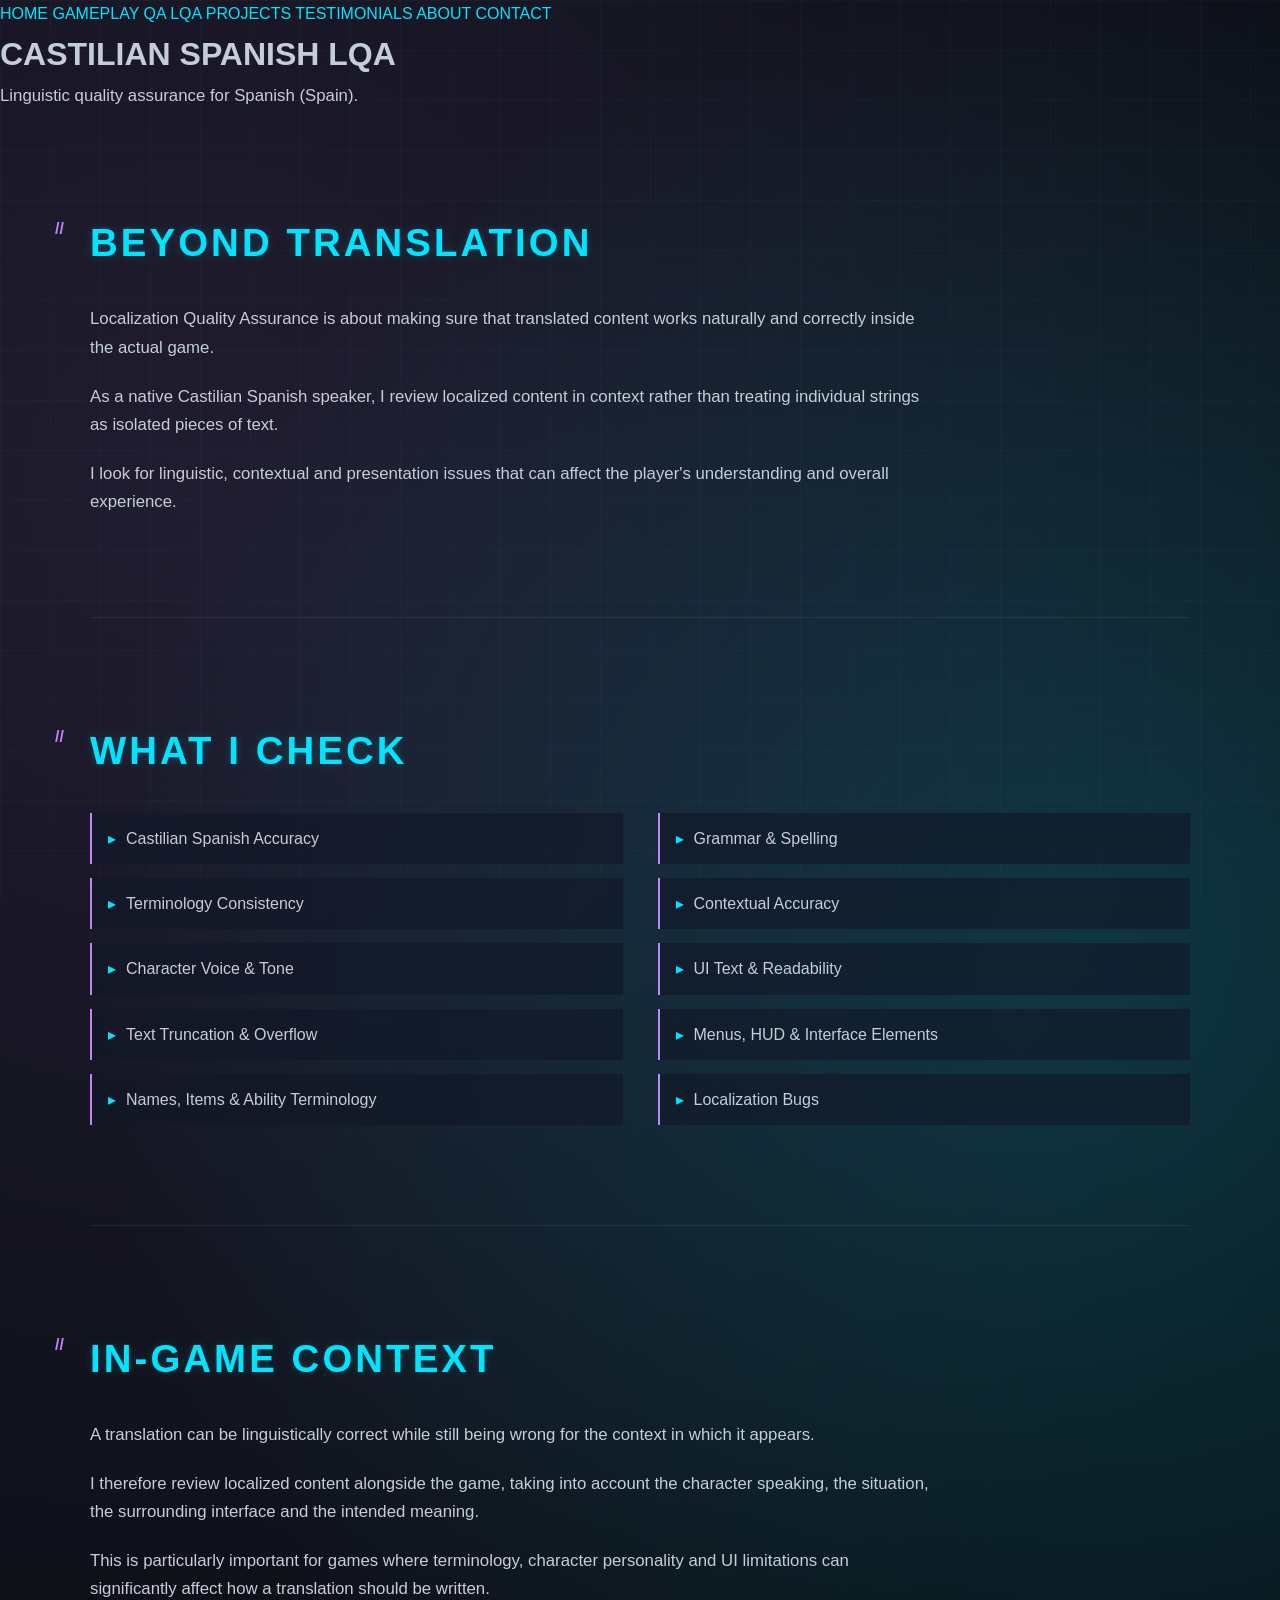
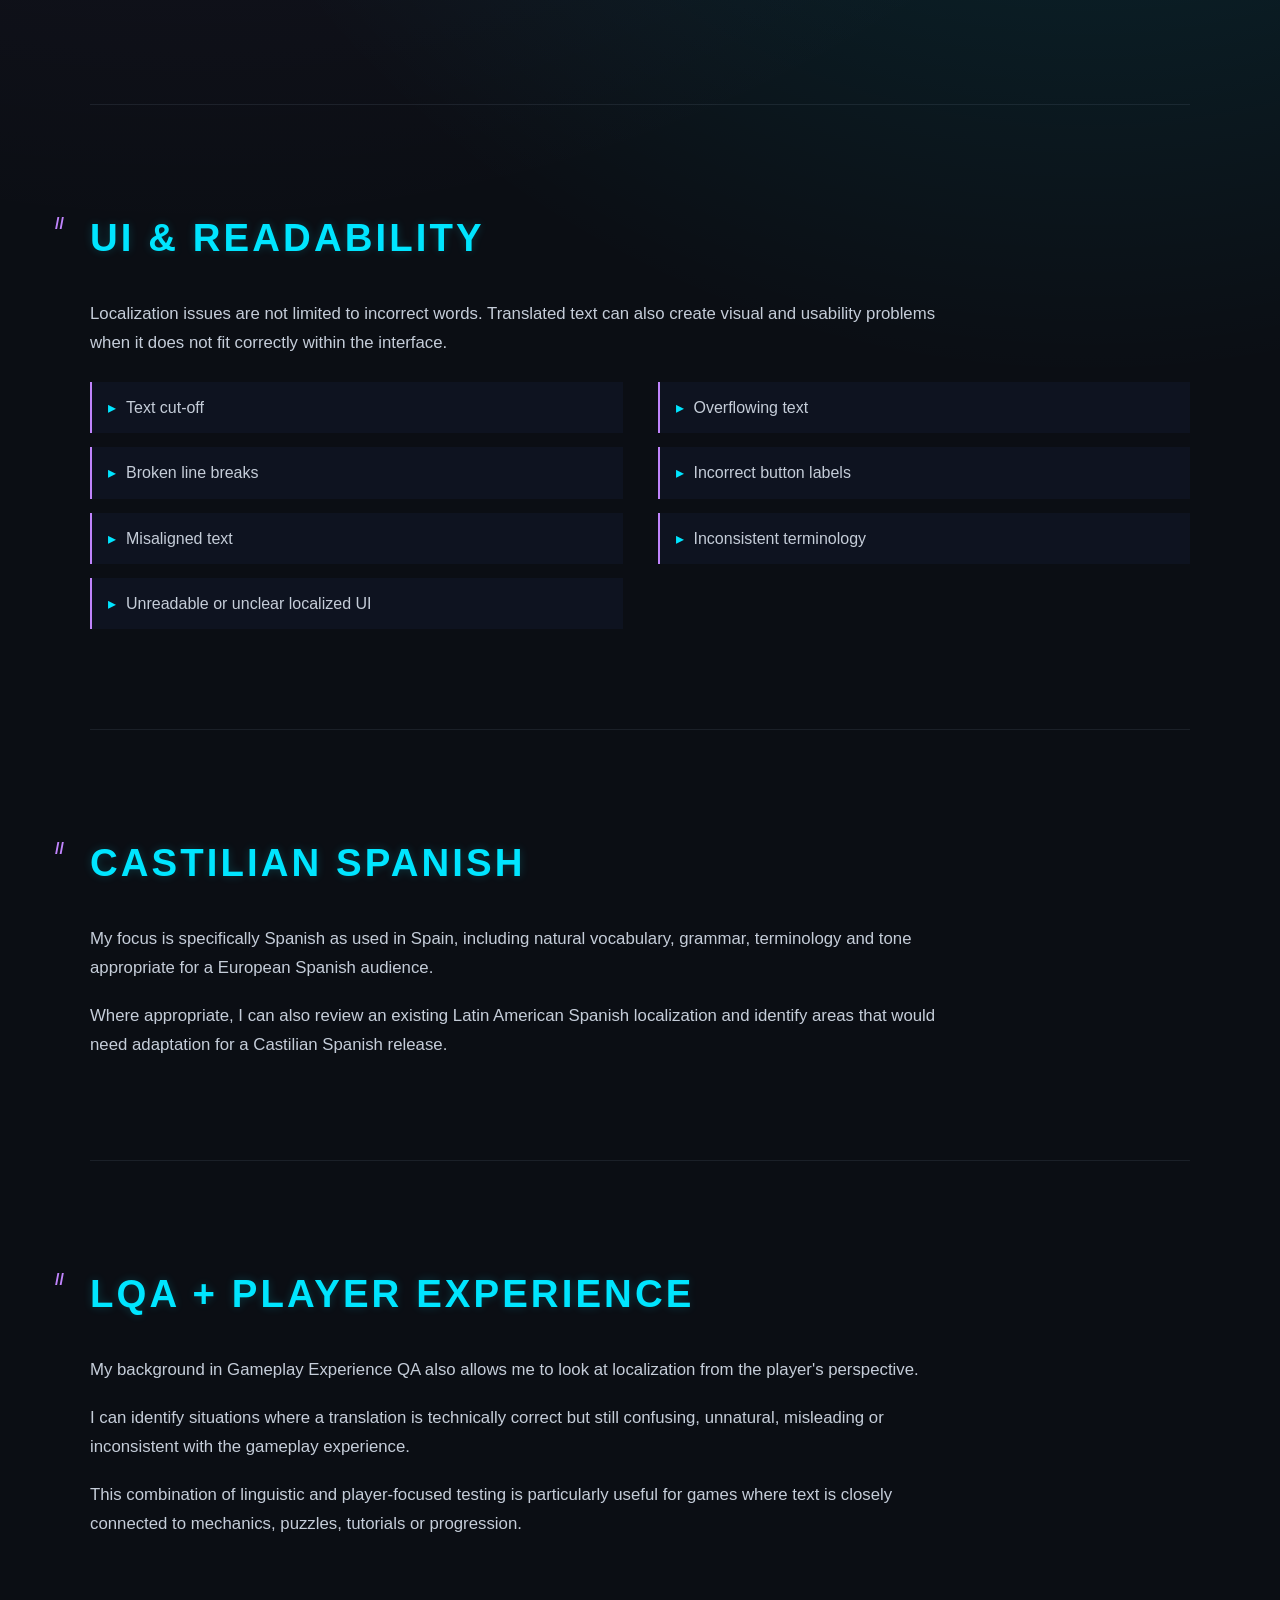
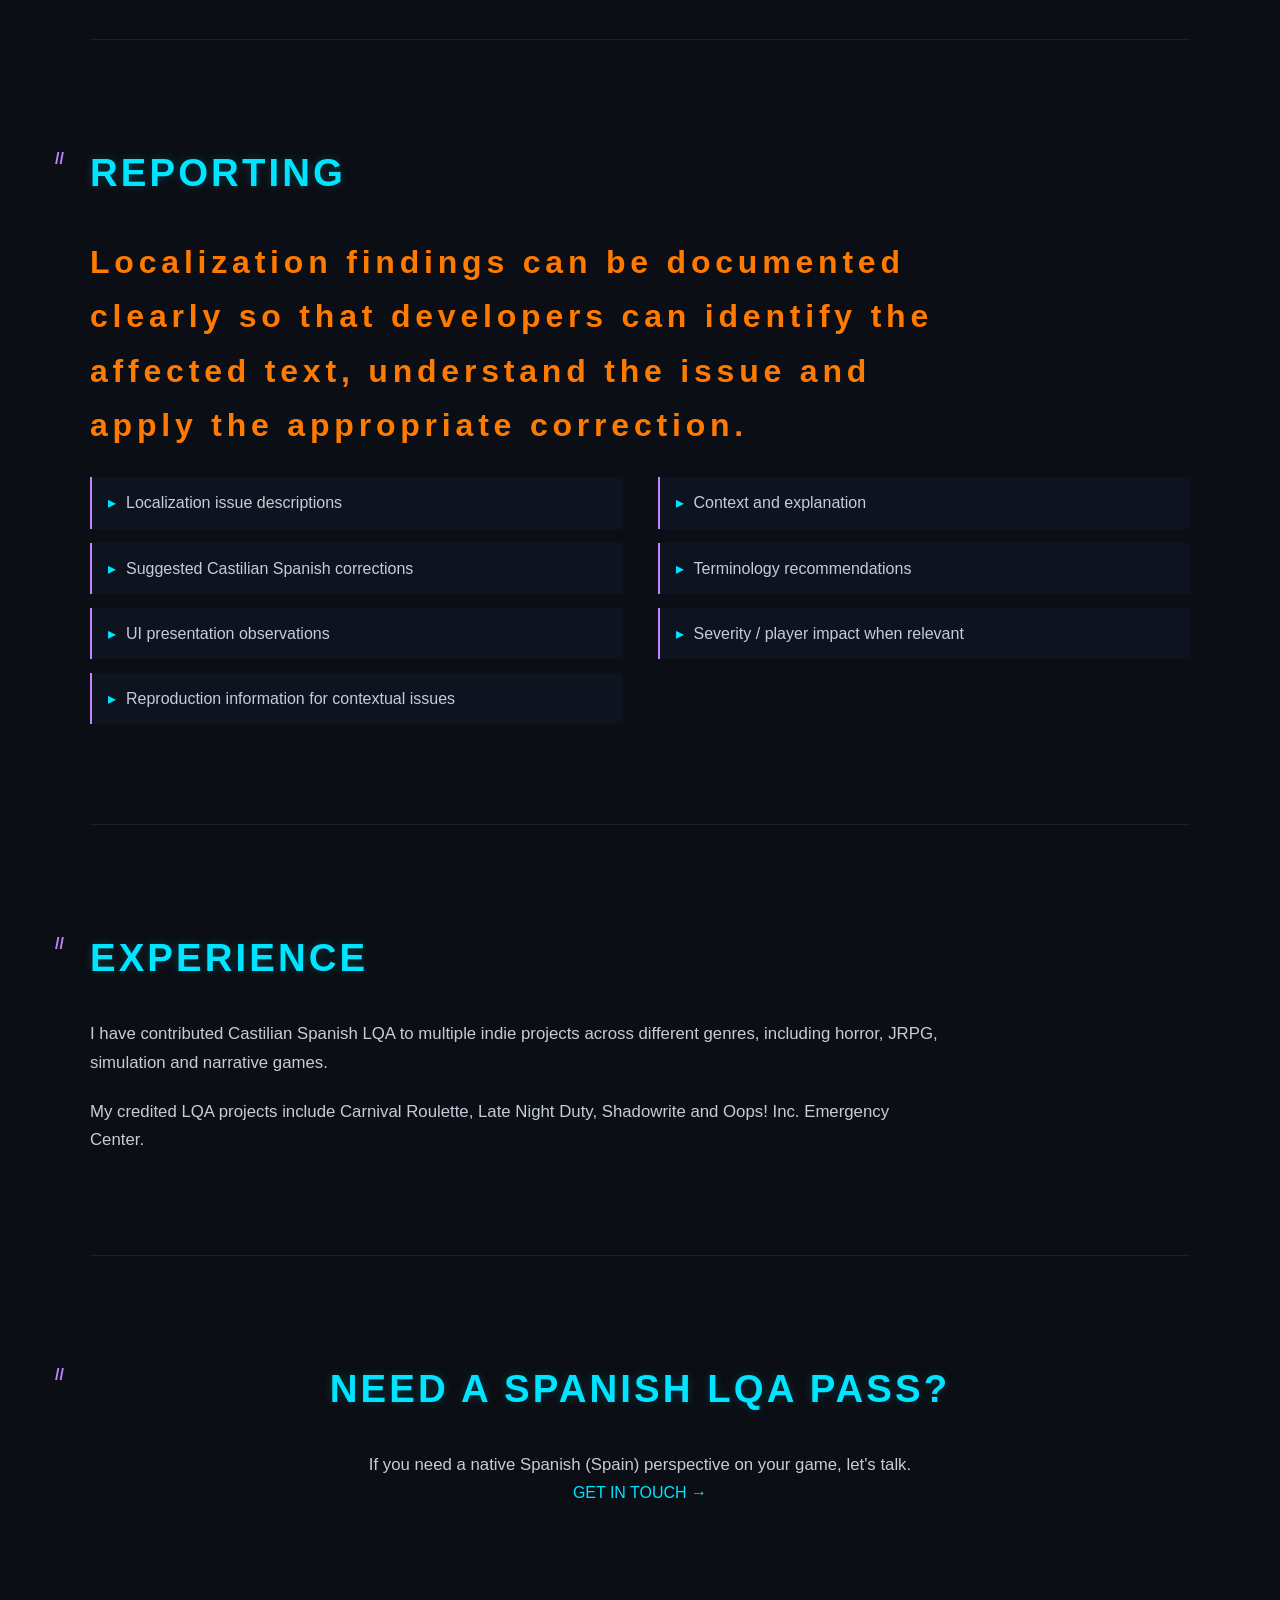
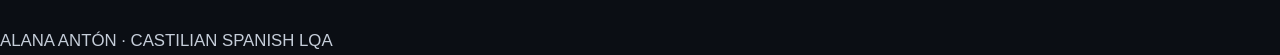
<file: lqa.html>
<!DOCTYPE html>
<html lang="en">

<head>
    <meta charset="UTF-8">
    <meta name="viewport" content="width=device-width, initial-scale=1.0">

    <title>Castilian Spanish LQA | Alana Antón</title>

    <link rel="stylesheet" href="style.css">
</head>

<body>

<nav class="navbar">

<div class="nav-links">

    <a href="index.html">HOME</a>
    <a href="gameplay-qa.html">GAMEPLAY QA</a>
    <a href="lqa.html">LQA</a>
    <a href="projects.html">PROJECTS</a>
    <a href="testimonials.html">TESTIMONIALS</a>
    <a href="about.html">ABOUT</a>
    <a href="contact.html">CONTACT</a>

</div>

</nav>

<header class="page-header">

    <h1>CASTILIAN SPANISH LQA</h1>

    <p>
        Linguistic quality assurance for Spanish (Spain).
    </p>

</header>


<main>


<section>

    <h2>BEYOND TRANSLATION</h2>

    <p>
        Localization Quality Assurance is about making sure that
        translated content works naturally and correctly inside
        the actual game.
    </p>

    <p>
        As a native Castilian Spanish speaker, I review localized
        content in context rather than treating individual strings
        as isolated pieces of text.
    </p>

    <p>
        I look for linguistic, contextual and presentation issues
        that can affect the player's understanding and overall
        experience.
    </p>

</section>


<section>

    <h2>WHAT I CHECK</h2>

    <ul>

        <li>Castilian Spanish Accuracy</li>

        <li>Grammar &amp; Spelling</li>

        <li>Terminology Consistency</li>

        <li>Contextual Accuracy</li>

        <li>Character Voice &amp; Tone</li>

        <li>UI Text &amp; Readability</li>

        <li>Text Truncation &amp; Overflow</li>

        <li>Menus, HUD &amp; Interface Elements</li>

        <li>Names, Items &amp; Ability Terminology</li>

        <li>Localization Bugs</li>

    </ul>

</section>


<section>

    <h2>IN-GAME CONTEXT</h2>

    <p>
        A translation can be linguistically correct while still
        being wrong for the context in which it appears.
    </p>

    <p>
        I therefore review localized content alongside the game,
        taking into account the character speaking, the situation,
        the surrounding interface and the intended meaning.
    </p>

    <p>
        This is particularly important for games where terminology,
        character personality and UI limitations can significantly
        affect how a translation should be written.
    </p>

</section>


<section>

    <h2>UI &amp; READABILITY</h2>

    <p>
        Localization issues are not limited to incorrect words.
        Translated text can also create visual and usability problems
        when it does not fit correctly within the interface.
    </p>

    <ul>

        <li>Text cut-off</li>

        <li>Overflowing text</li>

        <li>Broken line breaks</li>

        <li>Incorrect button labels</li>

        <li>Misaligned text</li>

        <li>Inconsistent terminology</li>

        <li>Unreadable or unclear localized UI</li>

    </ul>

</section>


<section>

    <h2>CASTILIAN SPANISH</h2>

    <p>
        My focus is specifically Spanish as used in Spain,
        including natural vocabulary, grammar, terminology and
        tone appropriate for a European Spanish audience.
    </p>

    <p>
        Where appropriate, I can also review an existing Latin
        American Spanish localization and identify areas that would
        need adaptation for a Castilian Spanish release.
    </p>

</section>


<section>

    <h2>LQA + PLAYER EXPERIENCE</h2>

    <p>
        My background in Gameplay Experience QA also allows me to
        look at localization from the player's perspective.
    </p>

    <p>
        I can identify situations where a translation is technically
        correct but still confusing, unnatural, misleading or
        inconsistent with the gameplay experience.
    </p>

    <p>
        This combination of linguistic and player-focused testing
        is particularly useful for games where text is closely
        connected to mechanics, puzzles, tutorials or progression.
    </p>

</section>


<section>

    <h2>REPORTING</h2>

    <p>
        Localization findings can be documented clearly so that
        developers can identify the affected text, understand the
        issue and apply the appropriate correction.
    </p>

    <ul>

        <li>Localization issue descriptions</li>

        <li>Context and explanation</li>

        <li>Suggested Castilian Spanish corrections</li>

        <li>Terminology recommendations</li>

        <li>UI presentation observations</li>

        <li>Severity / player impact when relevant</li>

        <li>Reproduction information for contextual issues</li>

    </ul>

</section>


<section>

    <h2>EXPERIENCE</h2>

    <p>
        I have contributed Castilian Spanish LQA to multiple indie
        projects across different genres, including horror, JRPG,
        simulation and narrative games.
    </p>

    <p>
        My credited LQA projects include Carnival Roulette,
        Late Night Duty, Shadowrite and Oops! Inc. Emergency Center.
    </p>

</section>


<section class="cta-section">

    <h2>NEED A SPANISH LQA PASS?</h2>

    <p>
        If you need a native Spanish (Spain) perspective on your game,
        let's talk.
    </p>

    <a href="contact.html" class="cta-button">
        GET IN TOUCH →
    </a>

</section>


</main>


<footer>

    <p>
        ALANA ANTÓN · CASTILIAN SPANISH LQA
    </p>

</footer>


</body>
</html>
</file>
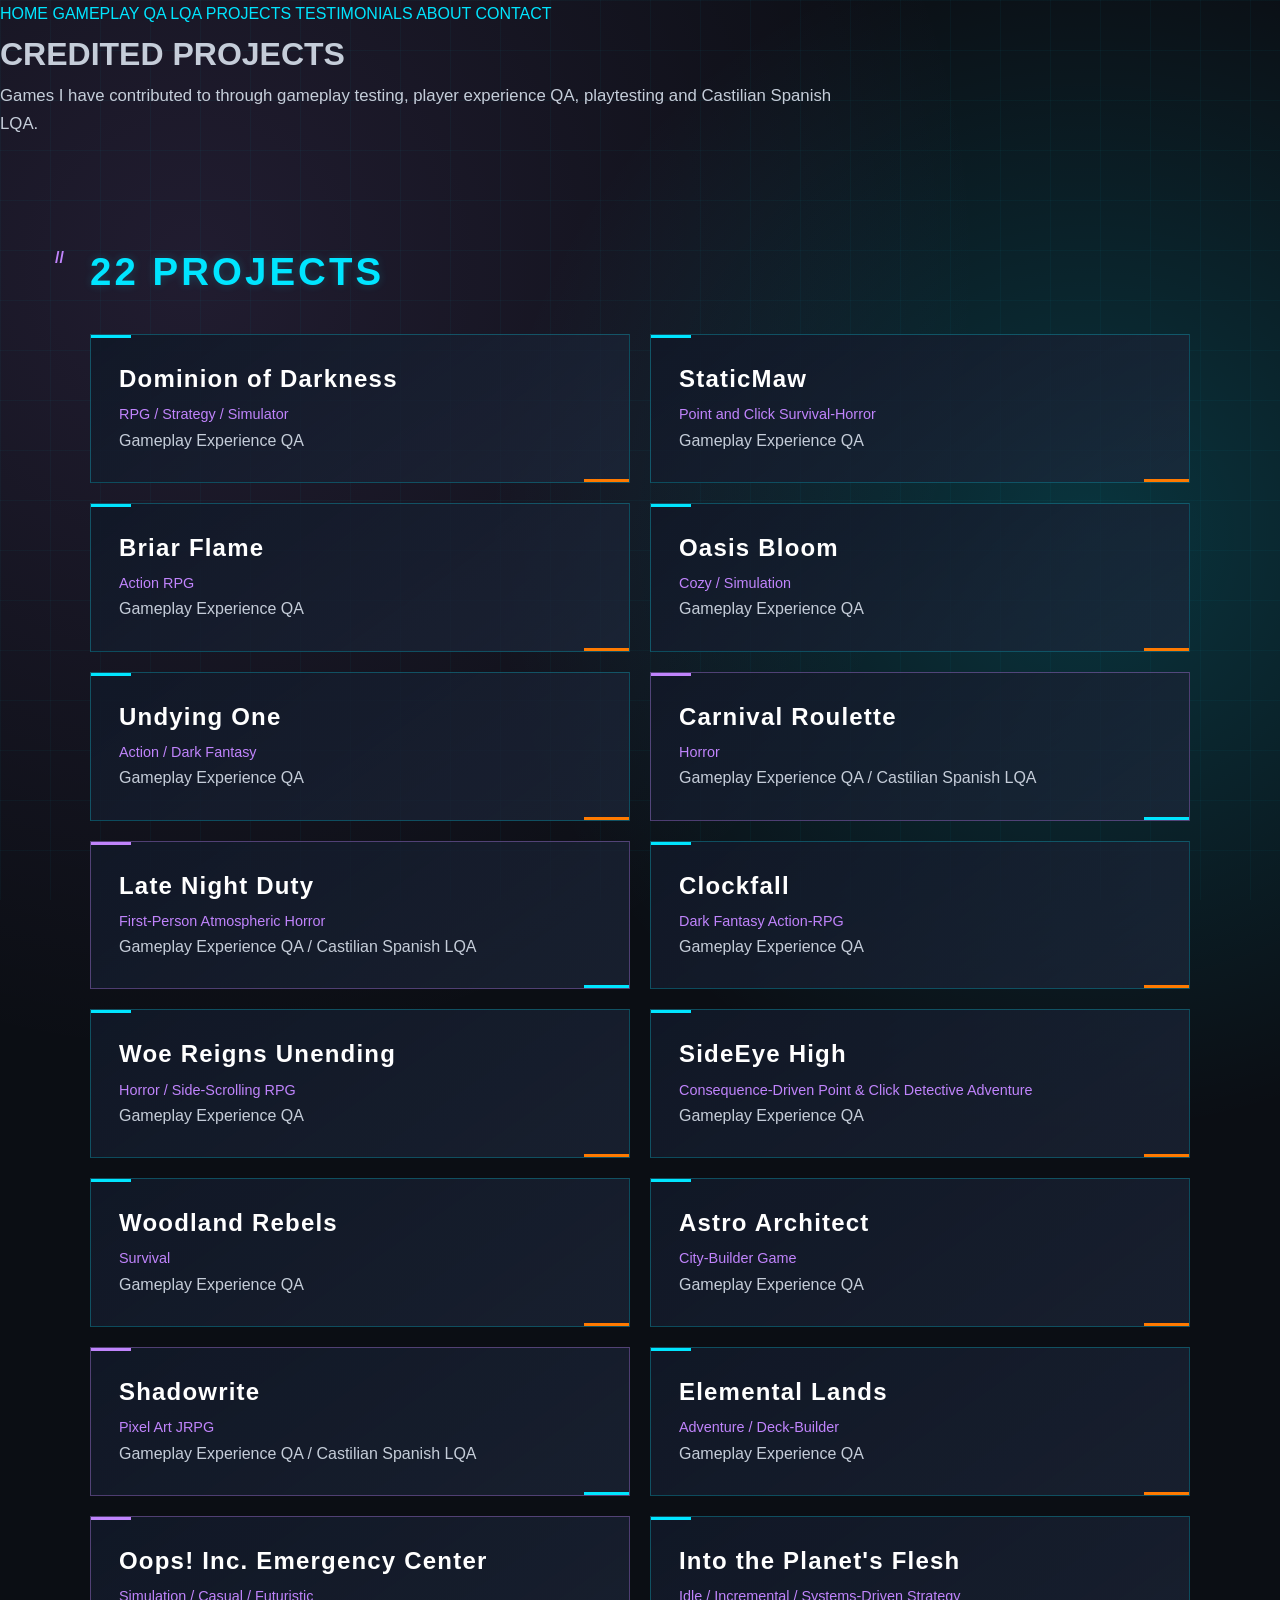
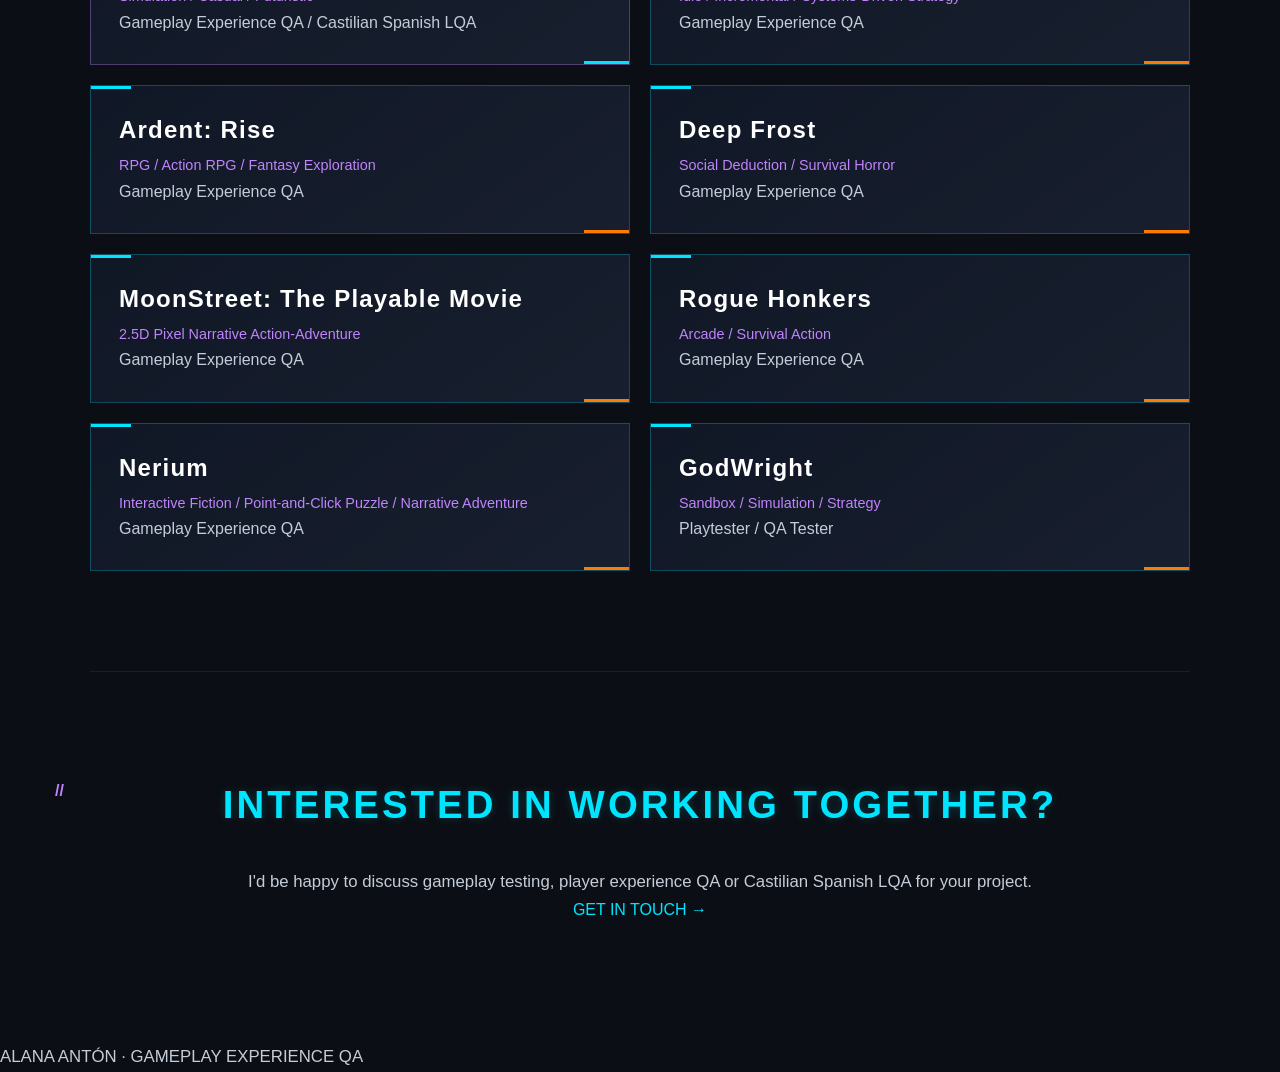
<file: projects.html>
<!DOCTYPE html>
<html lang="en">

<head>
    <meta charset="UTF-8">
    <meta name="viewport" content="width=device-width, initial-scale=1.0">

    <title>Credited Projects | Alana Antón</title>

    <link rel="stylesheet" href="style.css">
</head>

<body>


<div class="nav-links">

    <a href="index.html">HOME</a>
    <a href="gameplay-qa.html">GAMEPLAY QA</a>
    <a href="lqa.html">LQA</a>
    <a href="projects.html">PROJECTS</a>
    <a href="testimonials.html">TESTIMONIALS</a>
    <a href="about.html">ABOUT</a>
    <a href="contact.html">CONTACT</a>

</div>


<header class="page-header">

    <h1>CREDITED PROJECTS</h1>

    <p>
        Games I have contributed to through gameplay testing,
        player experience QA, playtesting and Castilian Spanish LQA.
    </p>

</header>


<main>


<section>

    <h2>22 PROJECTS</h2>

    <div class="projects-grid">


        <article class="project-card">

            <h3>Dominion of Darkness</h3>

            <p>
                RPG / Strategy / Simulator
            </p>

            <span>
                Gameplay Experience QA
            </span>

        </article>


        <article class="project-card">

            <h3>StaticMaw</h3>

            <p>
                Point and Click Survival-Horror
            </p>

            <span>
                Gameplay Experience QA
            </span>

        </article>


        <article class="project-card">

            <h3>Briar Flame</h3>

            <p>
                Action RPG
            </p>

            <span>
                Gameplay Experience QA
            </span>

        </article>


        <article class="project-card">

            <h3>Oasis Bloom</h3>

            <p>
                Cozy / Simulation
            </p>

            <span>
                Gameplay Experience QA
            </span>

        </article>


        <article class="project-card">

            <h3>Undying One</h3>

            <p>
                Action / Dark Fantasy
            </p>

            <span>
                Gameplay Experience QA
            </span>

        </article>


        <article class="project-card lqa">

            <h3>Carnival Roulette</h3>

            <p>
                Horror
            </p>

            <span>
                Gameplay Experience QA / Castilian Spanish LQA
            </span>

        </article>


        <article class="project-card lqa">

            <h3>Late Night Duty</h3>

            <p>
                First-Person Atmospheric Horror
            </p>

            <span>
                Gameplay Experience QA / Castilian Spanish LQA
            </span>

        </article>


        <article class="project-card">

            <h3>Clockfall</h3>

            <p>
                Dark Fantasy Action-RPG
            </p>

            <span>
                Gameplay Experience QA
            </span>

        </article>


        <article class="project-card">

            <h3>Woe Reigns Unending</h3>

            <p>
                Horror / Side-Scrolling RPG
            </p>

            <span>
                Gameplay Experience QA
            </span>

        </article>


        <article class="project-card">

            <h3>SideEye High</h3>

            <p>
                Consequence-Driven Point &amp; Click Detective Adventure
            </p>

            <span>
                Gameplay Experience QA
            </span>

        </article>


        <article class="project-card">

            <h3>Woodland Rebels</h3>

            <p>
                Survival
            </p>

            <span>
                Gameplay Experience QA
            </span>

        </article>


        <article class="project-card">

            <h3>Astro Architect</h3>

            <p>
                City-Builder Game
            </p>

            <span>
                Gameplay Experience QA
            </span>

        </article>


        <article class="project-card lqa">

            <h3>Shadowrite</h3>

            <p>
                Pixel Art JRPG
            </p>

            <span>
                Gameplay Experience QA / Castilian Spanish LQA
            </span>

        </article>


        <article class="project-card">

            <h3>Elemental Lands</h3>

            <p>
                Adventure / Deck-Builder
            </p>

            <span>
                Gameplay Experience QA
            </span>

        </article>


        <article class="project-card lqa">

            <h3>Oops! Inc. Emergency Center</h3>

            <p>
                Simulation / Casual / Futuristic
            </p>

            <span>
                Gameplay Experience QA / Castilian Spanish LQA
            </span>

        </article>


        <article class="project-card">

            <h3>Into the Planet's Flesh</h3>

            <p>
                Idle / Incremental / Systems-Driven Strategy
            </p>

            <span>
                Gameplay Experience QA
            </span>

        </article>


        <article class="project-card">

            <h3>Ardent: Rise</h3>

            <p>
                RPG / Action RPG / Fantasy Exploration
            </p>

            <span>
                Gameplay Experience QA
            </span>

        </article>


        <article class="project-card">

            <h3>Deep Frost</h3>

            <p>
                Social Deduction / Survival Horror
            </p>

            <span>
                Gameplay Experience QA
            </span>

        </article>


        <article class="project-card">

            <h3>MoonStreet: The Playable Movie</h3>

            <p>
                2.5D Pixel Narrative Action-Adventure
            </p>

            <span>
                Gameplay Experience QA
            </span>

        </article>


        <article class="project-card">

            <h3>Rogue Honkers</h3>

            <p>
                Arcade / Survival Action
            </p>

            <span>
                Gameplay Experience QA
            </span>

        </article>


        <article class="project-card">

            <h3>Nerium</h3>

            <p>
                Interactive Fiction / Point-and-Click Puzzle / Narrative Adventure
            </p>

            <span>
                Gameplay Experience QA
            </span>

        </article>


        <article class="project-card">

            <h3>GodWright</h3>

            <p>
                Sandbox / Simulation / Strategy
            </p>

            <span>
                Playtester / QA Tester
            </span>

        </article>


    </div>

</section>


<section class="cta-section">

    <h2>INTERESTED IN WORKING TOGETHER?</h2>

    <p>
        I'd be happy to discuss gameplay testing, player experience QA
        or Castilian Spanish LQA for your project.
    </p>

    <a href="contact.html" class="cta-button">
        GET IN TOUCH →
    </a>

</section>


</main>


<footer>

    <p>
        ALANA ANTÓN · GAMEPLAY EXPERIENCE QA
    </p>

</footer>


</body>
</html>
</file>
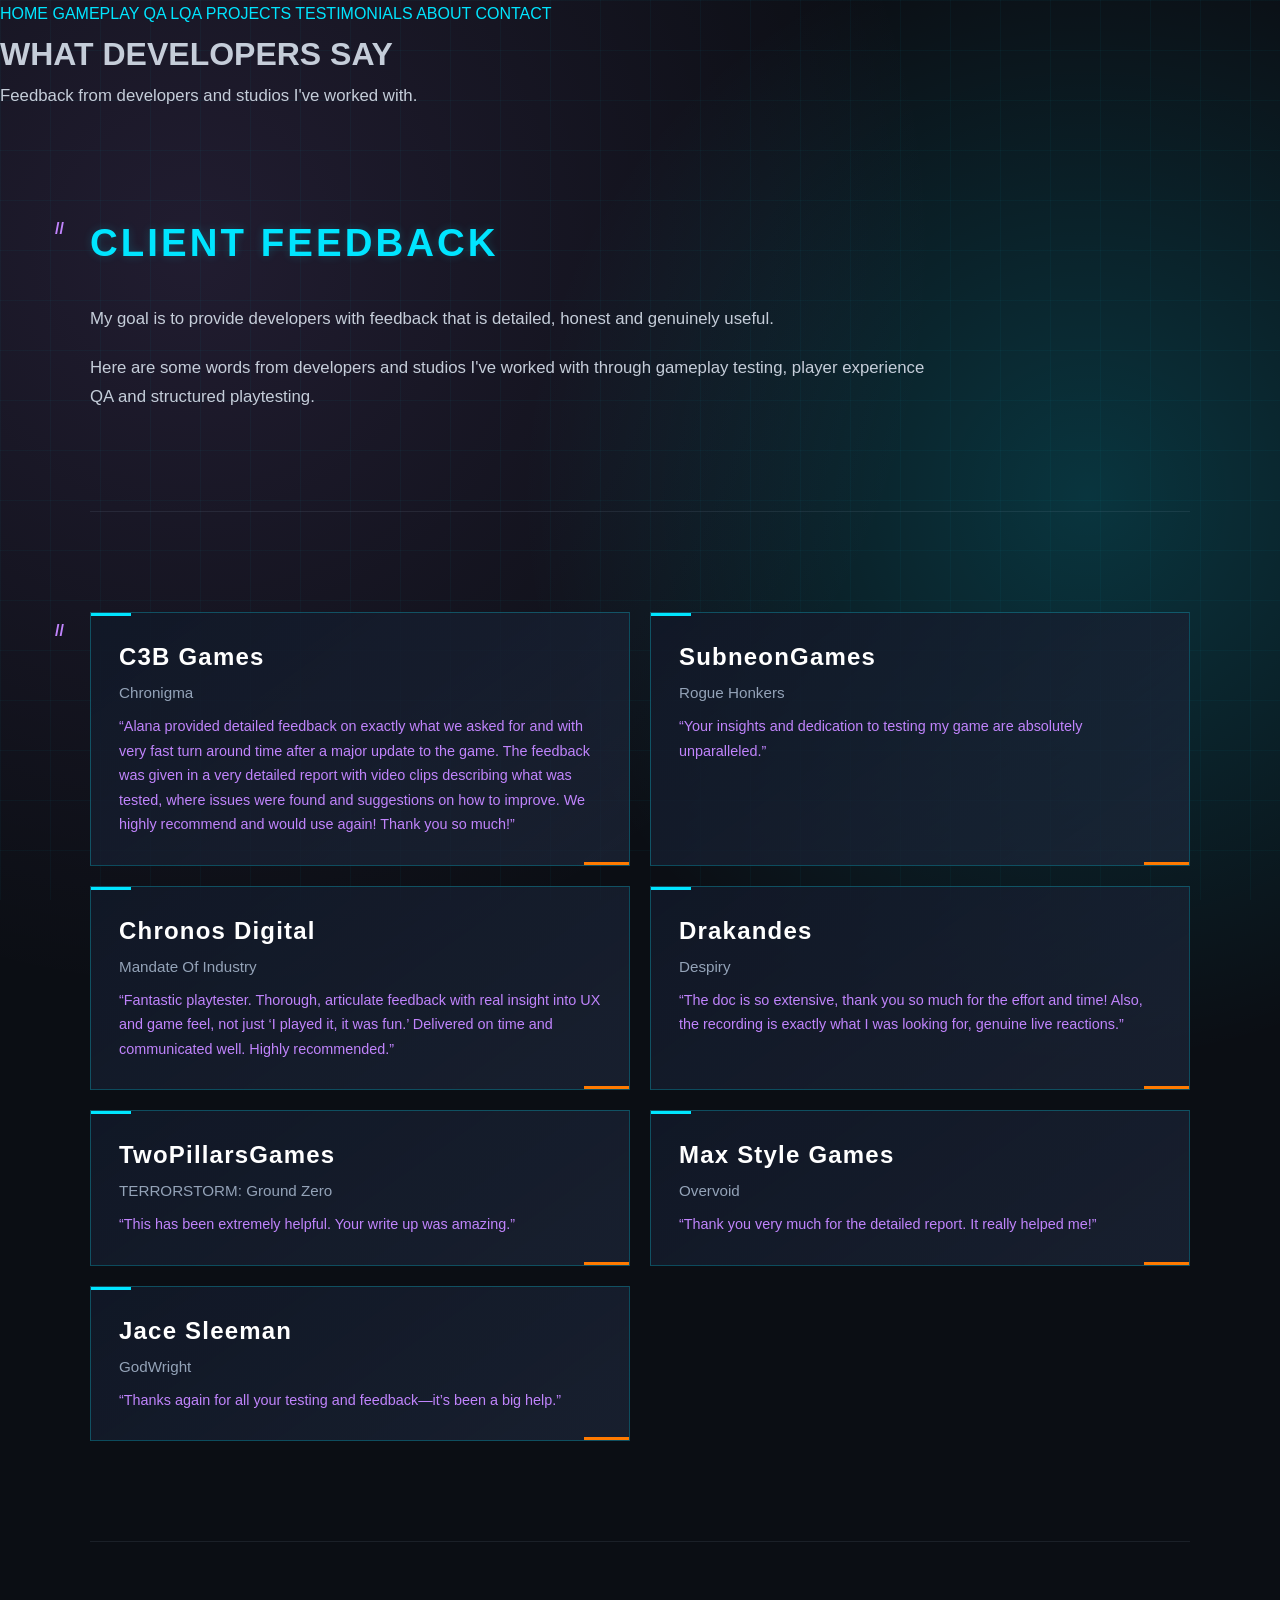
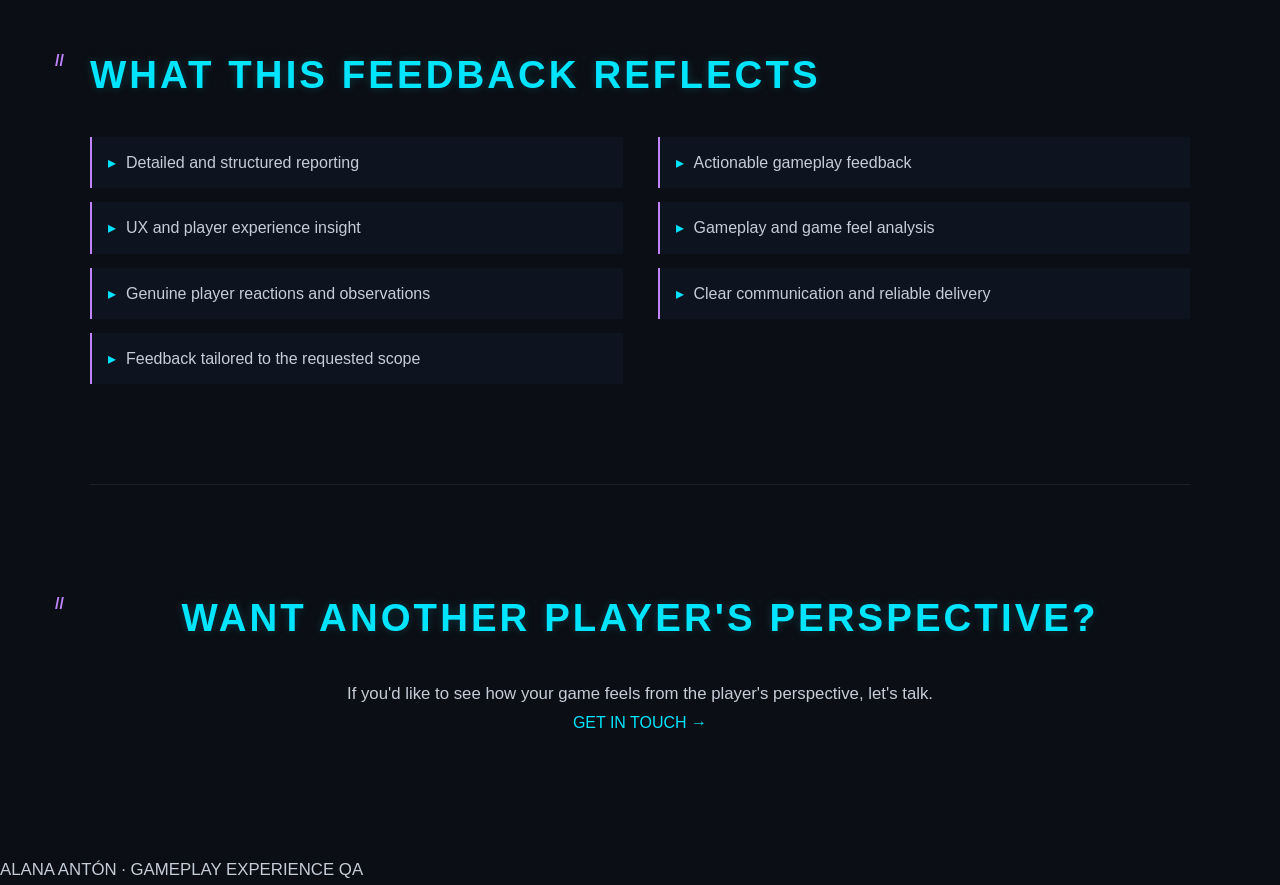
<file: testimonials.html>
<!DOCTYPE html>
<html lang="en">

<head>
    <meta charset="UTF-8">
    <meta name="viewport" content="width=device-width, initial-scale=1.0">

    <title>Testimonials | Alana Antón</title>

    <link rel="stylesheet" href="style.css">
</head>

<body>


<nav class="navbar">

<div class="nav-links">

    <a href="index.html">HOME</a>
    <a href="gameplay-qa.html">GAMEPLAY QA</a>
    <a href="lqa.html">LQA</a>
    <a href="projects.html">PROJECTS</a>
    <a href="testimonials.html">TESTIMONIALS</a>
    <a href="about.html">ABOUT</a>
    <a href="contact.html">CONTACT</a>

</div>

</nav>


<header class="page-header">

    <h1>WHAT DEVELOPERS SAY</h1>

    <p>
        Feedback from developers and studios I've worked with.
    </p>

</header>


<main>


<section>

    <h2>CLIENT FEEDBACK</h2>

    <p>
        My goal is to provide developers with feedback that is
        detailed, honest and genuinely useful.
    </p>

    <p>
        Here are some words from developers and studios I've worked
        with through gameplay testing, player experience QA and
        structured playtesting.
    </p>

</section>


<section>

    <div class="projects-grid">


        <article>

            <h3>C3B Games</h3>

            <p>
                Chronigma
            </p>

            <p>
                “Alana provided detailed feedback on exactly what we
                asked for and with very fast turn around time after a
                major update to the game. The feedback was given in a
                very detailed report with video clips describing what
                was tested, where issues were found and suggestions on
                how to improve. We highly recommend and would use again!
                Thank you so much!”
            </p>

        </article>


        <article>

            <h3>SubneonGames</h3>

            <p>
                Rogue Honkers
            </p>

            <p>
                “Your insights and dedication to testing my game are
                absolutely unparalleled.”
            </p>

        </article>


        <article>

            <h3>Chronos Digital</h3>

            <p>
                Mandate Of Industry
            </p>

            <p>
                “Fantastic playtester. Thorough, articulate feedback
                with real insight into UX and game feel, not just
                ‘I played it, it was fun.’ Delivered on time and
                communicated well. Highly recommended.”
            </p>

        </article>


        <article>

            <h3>Drakandes</h3>

            <p>
                Despiry
            </p>

            <p>
                “The doc is so extensive, thank you so much for the
                effort and time! Also, the recording is exactly what
                I was looking for, genuine live reactions.”
            </p>

        </article>


        <article>

            <h3>TwoPillarsGames</h3>

            <p>
                TERRORSTORM: Ground Zero
            </p>

            <p>
                “This has been extremely helpful. Your write up was amazing.”
            </p>

        </article>


        <article>

            <h3>Max Style Games</h3>

            <p>
                Overvoid
            </p>

            <p>
                “Thank you very much for the detailed report. It
                really helped me!”
            </p>

        </article>


        <article>

            <h3>Jace Sleeman</h3>

            <p>
                GodWright
            </p>

            <p>
                “Thanks again for all your testing and feedback—it’s
                been a big help.”
            </p>

        </article>


    </div>

</section>


<section>

    <h2>WHAT THIS FEEDBACK REFLECTS</h2>

    <ul>

        <li>Detailed and structured reporting</li>

        <li>Actionable gameplay feedback</li>

        <li>UX and player experience insight</li>

        <li>Gameplay and game feel analysis</li>

        <li>Genuine player reactions and observations</li>

        <li>Clear communication and reliable delivery</li>

        <li>Feedback tailored to the requested scope</li>

    </ul>

</section>


<section class="cta-section">

    <h2>WANT ANOTHER PLAYER'S PERSPECTIVE?</h2>

    <p>
        If you'd like to see how your game feels from the player's
        perspective, let's talk.
    </p>

    <a href="contact.html" class="cta-button">
        GET IN TOUCH →
    </a>

</section>


</main>


<footer>

    <p>
        ALANA ANTÓN · GAMEPLAY EXPERIENCE QA
    </p>

</footer>


</body>
</html>
</file>
<file: style.css>
/* =========================================================
   ALANA ANTÓN — GAMEPLAY EXPERIENCE QA PORTFOLIO
   ========================================================= */

:root {
    --bg: #0b0e14;
    --bg-secondary: #111827;
    --panel: #1f293d;

    --cyan: #00e5ff;
    --purple: #c084fc;
    --purple-dark: #8a2be2;
    --orange: #ff7a00;

    --white: #ffffff;
    --text: #c5cdd9;
    --muted: #94a3b8;

    --border: rgba(0, 229, 255, 0.25);
    --glow-cyan: rgba(0, 229, 255, 0.18);
    --glow-purple: rgba(192, 132, 252, 0.12);
}


/* =========================================================
   RESET
   ========================================================= */

* {
    margin: 0;
    padding: 0;
    box-sizing: border-box;
}

html {
    scroll-behavior: smooth;
}

body {
    background:
        radial-gradient(
            circle at 15% 10%,
            var(--glow-purple),
            transparent 30%
        ),
        radial-gradient(
            circle at 85% 20%,
            var(--glow-cyan),
            transparent 25%
        ),
        var(--bg);

    color: var(--text);
    font-family: "Segoe UI", Arial, sans-serif;
    line-height: 1.7;

    min-height: 100vh;
}


/* =========================================================
   SUBTLE TECH GRID
   ========================================================= */

body::before {
    content: "";

    position: fixed;
    inset: 0;

    background-image:
        linear-gradient(
            rgba(0, 229, 255, 0.035) 1px,
            transparent 1px
        ),
        linear-gradient(
            90deg,
            rgba(0, 229, 255, 0.035) 1px,
            transparent 1px
        );

    background-size: 50px 50px;

    pointer-events: none;

    z-index: -1;
}


/* =========================================================
   HEADER / HERO
   ========================================================= */

header.hero {
    min-height: 75vh;

    display: flex;
    flex-direction: column;
    justify-content: center;
    align-items: center;

    text-align: center;

    padding: 80px 20px;

    border-bottom: 1px solid var(--border);

    position: relative;

    overflow: hidden;
}


/* Technical status */

.hero-status {
    color: var(--orange);

    font-size: 0.75rem;

    letter-spacing: 0.3em;

    margin-bottom: 20px;

    text-transform: uppercase;
}


/* Main name */

.hero h1 {
    color: var(--white);

    font-size: clamp(3rem, 9vw, 7rem);

    font-weight: 800;

    letter-spacing: 0.08em;

    line-height: 1.05;

    text-shadow:
        0 0 12px rgba(0, 229, 255, 0.35),
        0 0 35px rgba(192, 132, 252, 0.15);

    margin-bottom: 18px;
}


/* Professional title */

.hero h2 {
    color: var(--cyan);

    font-size: clamp(1.6rem, 4vw, 2.4rem);

    letter-spacing: 0.08em;

    line-height: 1.2;

    margin-bottom: 15px;

    text-transform: uppercase;

    text-shadow:
        0 0 10px rgba(0, 229, 255, 0.2);
}


/* Subtitle */

.hero-subtitle {
    color: var(--purple);

    font-size: clamp(0.9rem, 2vw, 1.2rem);

    letter-spacing: 0.12em;

    max-width: 900px;

    margin-bottom: 25px;
}


/* Hero description */

.hero-description {
    color: var(--text);

    font-size: 1.05rem;

    max-width: 700px;

    margin-bottom: 30px;
}


/* Hero tags */

.hero-tags {
    display: flex;

    gap: 12px;

    flex-wrap: wrap;

    justify-content: center;
}


.hero-tags span {
    color: var(--cyan);

    border: 1px solid var(--border);

    background: rgba(17, 24, 39, 0.65);

    padding: 8px 14px;

    font-size: 0.75rem;

    letter-spacing: 0.12em;

    transition:
        border-color 0.2s ease,
        color 0.2s ease,
        transform 0.2s ease,
        box-shadow 0.2s ease;
}


.hero-tags span:hover {
    color: var(--orange);

    border-color: var(--orange);

    transform: translateY(-2px);

    box-shadow:
        0 0 15px rgba(255, 122, 0, 0.12);
}


/* Decorative line */

header.hero::after {
    content: "";

    width: 120px;

    height: 3px;

    margin-top: 35px;

    background: linear-gradient(
        90deg,
        var(--cyan),
        var(--purple),
        var(--orange)
    );

    box-shadow:
        0 0 12px rgba(0, 229, 255, 0.5);
}


/* =========================================================
   MAIN
   ========================================================= */

main {
    width: min(1100px, 90%);

    margin: 0 auto;
}


/* =========================================================
   SECTIONS
   ========================================================= */

section {
    padding: 100px 0;

    border-bottom: 1px solid rgba(148, 163, 184, 0.12);

    position: relative;
}


/* Section decoration */

section::before {
    content: "//";

    position: absolute;

    left: -35px;

    top: 105px;

    color: var(--purple);

    font-weight: bold;

    font-size: 1rem;
}


/* Section titles */

section h2 {
    color: var(--cyan);

    font-size: clamp(1.6rem, 4vw, 2.4rem);

    letter-spacing: 0.08em;

    margin-bottom: 30px;

    text-transform: uppercase;

    text-shadow:
        0 0 10px rgba(0, 229, 255, 0.2);
}


/* =========================================================
   TEXT
   ========================================================= */

p {
    max-width: 850px;

    color: var(--text);

    font-size: 1.05rem;
}

p + p {
    margin-top: 20px;
}


/* =========================================================
   LISTS
   ========================================================= */

ul {
    list-style: none;

    display: grid;

    grid-template-columns: repeat(2, 1fr);

    gap: 14px 35px;

    margin-top: 25px;
}

li {
    color: var(--text);

    background: rgba(17, 24, 39, 0.65);

    border-left: 2px solid var(--purple);

    padding: 12px 16px;

    transition:
        transform 0.25s ease,
        border-color 0.25s ease,
        background 0.25s ease;
}

li::before {
    content: "▸";

    color: var(--cyan);

    margin-right: 10px;
}

li:hover {
    transform: translateX(5px);

    border-left-color: var(--orange);

    background: rgba(31, 41, 61, 0.85);
}


/* =========================================================
   PROJECT CARDS
   ========================================================= */

.projects-grid {
    display: grid;

    grid-template-columns: repeat(2, 1fr);

    gap: 20px;
}


article {
    background:
        linear-gradient(
            145deg,
            rgba(17, 24, 39, 0.95),
            rgba(31, 41, 61, 0.65)
        );

    border: 1px solid var(--border);

    padding: 28px;

    margin-bottom: 0;

    position: relative;

    overflow: hidden;

    transition:
        transform 0.3s ease,
        border-color 0.3s ease,
        box-shadow 0.3s ease;
}


/* Tech corner */

article::before {
    content: "";

    position: absolute;

    top: 0;

    left: 0;

    width: 40px;

    height: 3px;

    background: var(--cyan);

    transition: width 0.3s ease;
}


/* Orange detail */

article::after {
    content: "";

    position: absolute;

    bottom: 0;

    right: 0;

    width: 45px;

    height: 3px;

    background: var(--orange);
}


/* Project hover */

article:hover {
    transform: translateY(-5px);

    border-color: var(--cyan);

    box-shadow:
        0 0 25px rgba(0, 229, 255, 0.12),
        0 0 50px rgba(192, 132, 252, 0.05);
}

article:hover::before {
    width: 100%;
}


/* Project title */

article h3 {
    color: var(--white);

    font-size: 1.5rem;

    letter-spacing: 0.05em;

    line-height: 1.3;

    margin-bottom: 8px;
}


/* Project genre */

article p:first-of-type {
    color: var(--muted);

    font-size: 0.95rem;
}


/* Project role */

article p:last-of-type {
    color: var(--purple);

    font-size: 0.9rem;

    margin-top: 8px;
}


/* =========================================================
   LQA PROJECTS
   ========================================================= */

article.lqa {
    border-color: rgba(192, 132, 252, 0.35);
}


article.lqa::before {
    background: var(--purple);
}


article.lqa::after {
    background: var(--cyan);
}


/* =========================================================
   HOW I WORK
   ========================================================= */

section:nth-of-type(7) p:first-of-type {
    color: var(--orange);

    font-size: clamp(1.3rem, 3vw, 2rem);

    font-weight: 700;

    letter-spacing: 0.15em;

    margin-bottom: 25px;
}


/* =========================================================
   CONTACT
   ========================================================= */

section:last-child {
    text-align: center;

    border-bottom: none;

    padding-bottom: 120px;
}

section:last-child p {
    margin-left: auto;

    margin-right: auto;
}


/* =========================================================
   LINKS
   ========================================================= */

a {
    color: var(--cyan);

    text-decoration: none;

    transition:
        color 0.2s ease,
        text-shadow 0.2s ease;
}

a:hover {
    color: var(--orange);

    text-shadow:
        0 0 10px rgba(255, 122, 0, 0.4);
}


/* =========================================================
   SCROLLBAR
   ========================================================= */

::-webkit-scrollbar {
    width: 8px;
}

::-webkit-scrollbar-track {
    background: var(--bg);
}

::-webkit-scrollbar-thumb {
    background: var(--purple-dark);

    border-radius: 10px;
}

::-webkit-scrollbar-thumb:hover {
    background: var(--cyan);
}


/* =========================================================
   MOBILE
   ========================================================= */

@media (max-width: 700px) {

    header.hero {
        min-height: 65vh;

        padding: 60px 20px;
    }


    .hero h1 {
        font-size: 3rem;

        letter-spacing: 0.04em;
    }


    .hero h2 {
        font-size: 1.5rem;
    }


    .hero-subtitle,
    .hero-description {
        font-size: 0.9rem;

        line-height: 1.6;
    }


    .hero-status {
        font-size: 0.65rem;

        letter-spacing: 0.2em;
    }


    .hero-tags {
        gap: 8px;
    }


    .hero-tags span {
        font-size: 0.7rem;

        padding: 7px 10px;
    }


    main {
        width: 88%;
    }


    section {
        padding: 70px 0;
    }


    section::before {
        display: none;
    }


    ul {
        grid-template-columns: 1fr;
    }


    .projects-grid {
        grid-template-columns: 1fr;
    }


    article {
        padding: 22px;
    }


    p {
        font-size: 1rem;
    }
}
</file>
